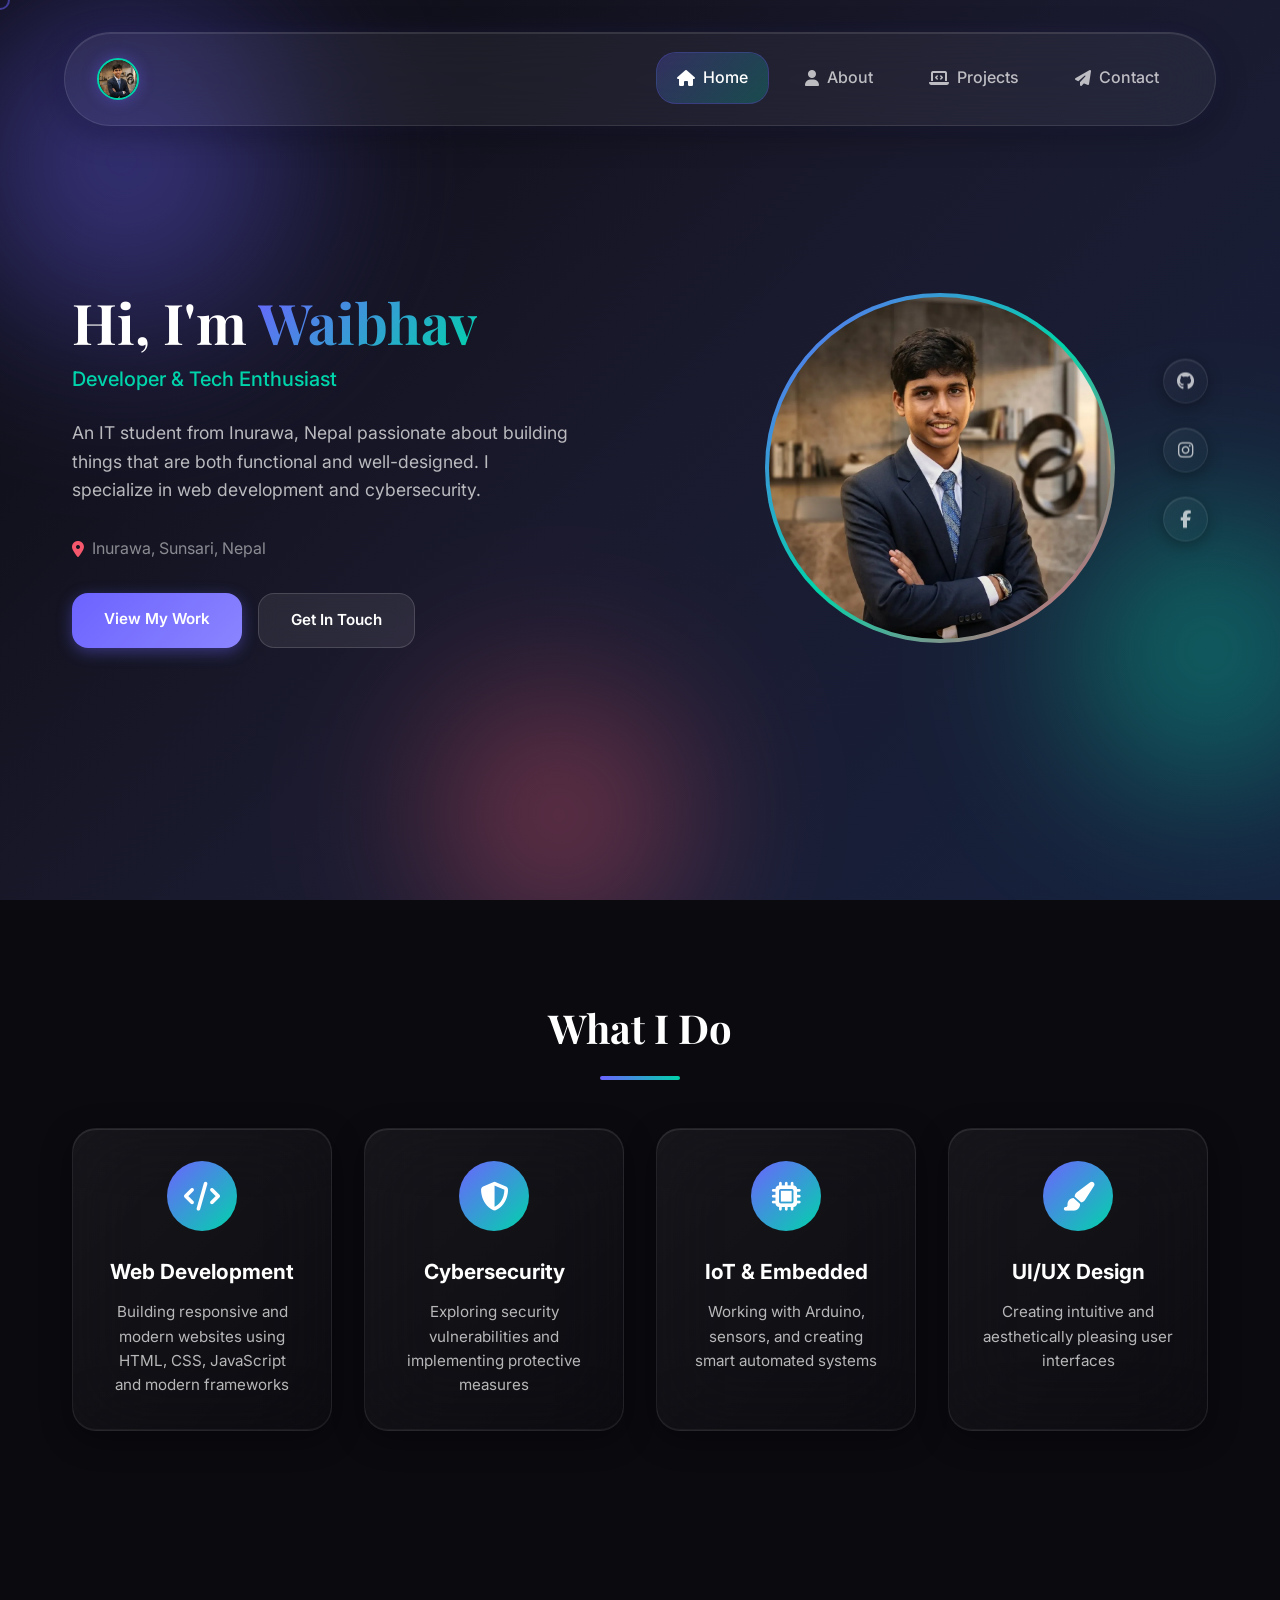
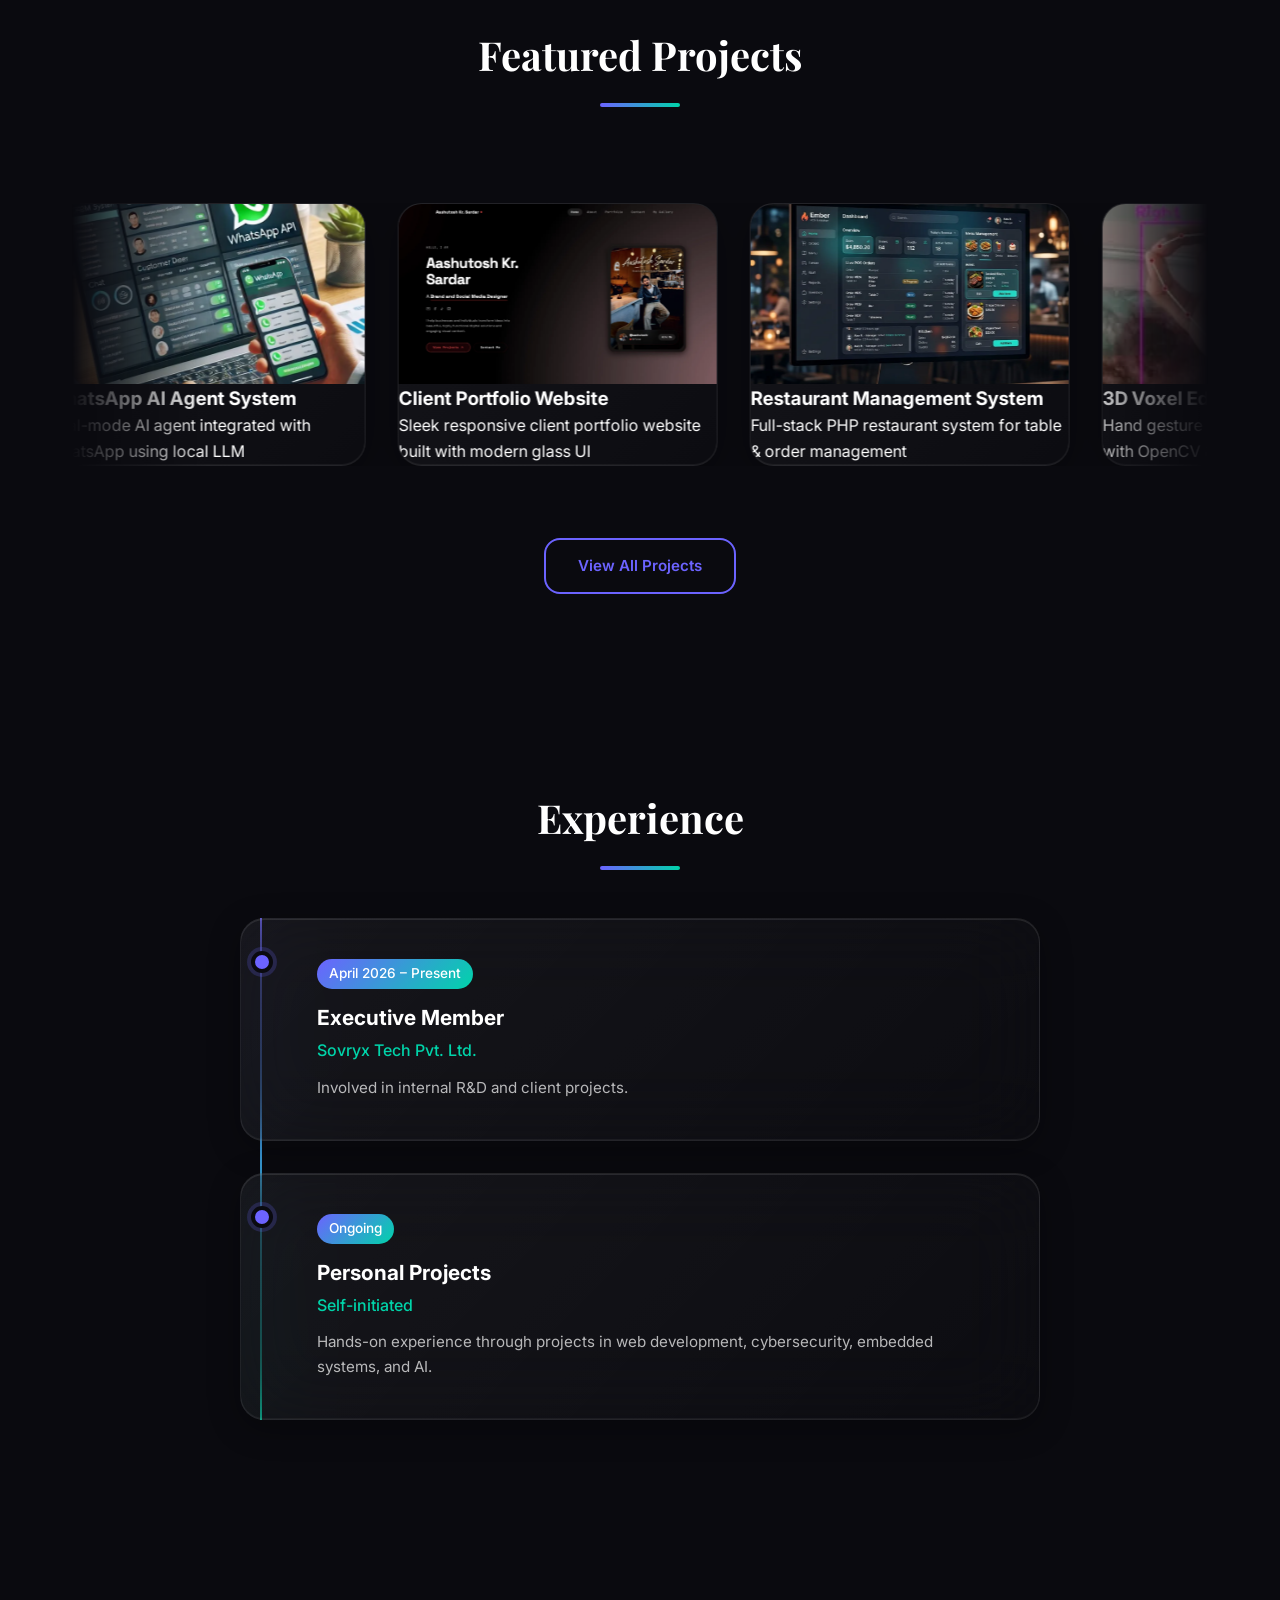
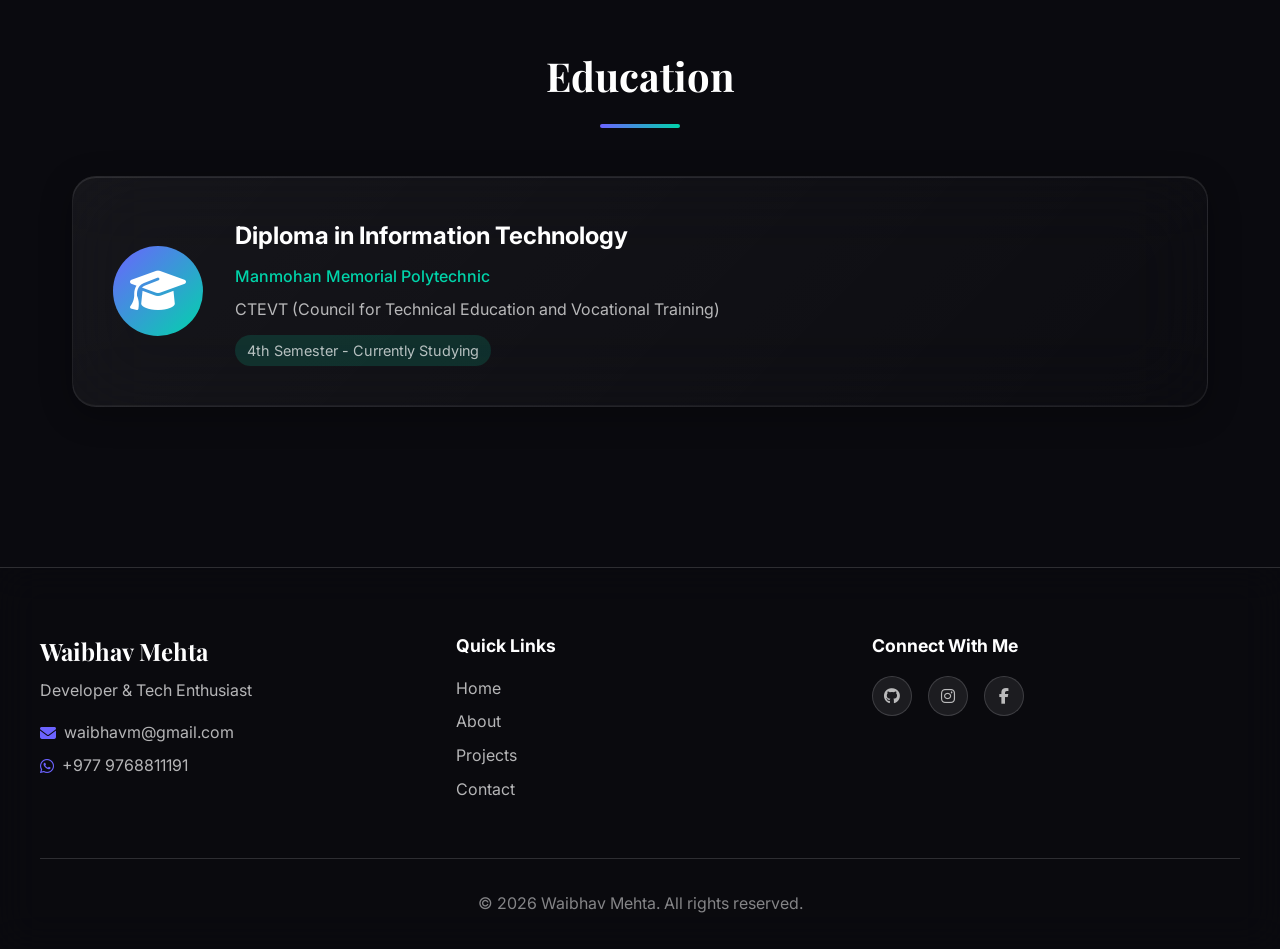
<file: index.html>
<!DOCTYPE html>
<html lang="en">

<head>
    <meta charset="UTF-8">
    <meta name="viewport" content="width=device-width, initial-scale=1.0, maximum-scale=5.0">
    <meta name="theme-color" content="#0a0a0f">
    <meta name="description"
        content="Waibhav Mehta - IT Student, Web Developer & Cybersecurity Enthusiast from Nepal. Specializing in web development, IoT, and embedded systems.">
    <meta name="keywords"
        content="Waibhav Mehta, Portfolio, Web Developer, Cybersecurity, IoT, Nepal, IT Student, CTEVT">
    <meta name="author" content="Waibhav Mehta">

    <!-- Canonical URL -->
    <link rel="canonical" href="https://waibhavmehta.com.np/index.html">

    <!-- Open Graph / Facebook -->
    <meta property="og:type" content="website">
    <meta property="og:url" content="https://waibhavmehta.com.np/index.html">
    <meta property="og:title" content="Waibhav Mehta - Portfolio">
    <meta property="og:description"
        content="IT Student passionate about web development, cybersecurity, and IoT systems.">
    <meta property="og:image" content="https://waibhavmehta.com.np/images/Waibhav.png">

    <!-- Twitter Card -->
    <meta name="twitter:card" content="summary_large_image">
    <meta name="twitter:title" content="Waibhav Mehta - Portfolio">
    <meta name="twitter:description"
        content="IT Student passionate about web development, cybersecurity, and IoT systems.">
    <meta name="twitter:image" content="https://waibhavmehta.com.np/images/Waibhav.png">

    <!-- Favicon & Icons -->
    <link rel="icon" type="image/png" href="images/favicon.png">
    <link rel="apple-touch-icon" href="images/apple-touch-icon.png">

    <title>Waibhav Mehta | Web Developer & Tech Enthusiast</title>

    <!-- JSON-LD Structured Data -->
    <script type="application/ld+json">
    {
      "@context": "https://schema.org",
      "@type": "Person",
      "name": "Waibhav Mehta",
      "alternateName": "Waibhav",
      "jobTitle": "IT Student & Web Developer",
      "url": "https://waibhavmehta.com.np",
      "image": "https://waibhavmehta.com.np/images/Waibhav.png",
      "sameAs": [
        "https://github.com/Wearing-wind",
        "https://x.com/Wearingwind",    
        "https://www.instagram.com/waibhav_mehta/",
        "https://www.facebook.com/Waibhav.mehta.35"
      ],
      "description": "Waibhav Mehta - IT Student, Web Developer & Cybersecurity Enthusiast from Nepal. Specializing in web development, IoT, and embedded systems."
    }
    </script>

    <link rel="stylesheet" href="styles.css">
    <link rel="preconnect" href="https://fonts.googleapis.com">
    <link rel="preconnect" href="https://fonts.gstatic.com" crossorigin>
    <link
        href="https://fonts.googleapis.com/css2?family=Inter:wght@300;400;500;600;700&family=Playfair+Display:wght@400;500;600;700&display=swap"
        rel="stylesheet">
    <link rel="stylesheet" href="https://cdnjs.cloudflare.com/ajax/libs/font-awesome/6.4.0/css/all.min.css" media="print" onload="this.media='all'">
    <noscript><link rel="stylesheet" href="https://cdnjs.cloudflare.com/ajax/libs/font-awesome/6.4.0/css/all.min.css"></noscript>
    <!-- Google tag (gtag.js) -->
    <script async src="https://www.googletagmanager.com/gtag/js?id=G-L75E4KW1ZB"></script>
    <script>
      window.dataLayer = window.dataLayer || [];
      function gtag(){dataLayer.push(arguments);}
      gtag('js', new Date());

      gtag('config', 'G-L75E4KW1ZB');
    </script>
</head>

<body>
    <!-- Animated Background -->
    <div class="bg-animation">
        <div class="blob blob-1"></div>
        <div class="blob blob-2"></div>
        <div class="blob blob-3"></div>
    </div>

    <!-- Mobile Floating Avatar Button -->
    <div class="mobile-floating-header">
        <a href="index.html" class="mobile-logo" aria-label="Home">
            <img src="images/Waibhav.webp" alt="Waibhav Mehta" class="logo-avatar" width="40" height="40">
        </a>
    </div>

    <!-- Navigation -->
    <nav class="navbar">
        <div class="nav-container">
            <a href="index.html" class="nav-logo desktop-only" aria-label="Waibhav Mehta">
                <img src="images/Waibhav.webp" alt="Waibhav Mehta" class="logo-avatar" width="40" height="40">
            </a>
            <ul class="nav-menu">
                <li class="nav-item">
                    <a href="index.html" class="nav-link active">
                        <i class="fas fa-house nav-icon"></i>
                        <span class="nav-text">Home</span>
                    </a>
                </li>
                <li class="nav-item">
                    <a href="about.html" class="nav-link">
                        <i class="fas fa-user nav-icon"></i>
                        <span class="nav-text">About</span>
                    </a>
                </li>
                <li class="nav-item">
                    <a href="projects.html" class="nav-link">
                        <i class="fas fa-laptop-code nav-icon"></i>
                        <span class="nav-text">Projects</span>
                    </a>
                </li>
                <li class="nav-item">
                    <a href="contact.html" class="nav-link">
                        <i class="fas fa-paper-plane nav-icon"></i>
                        <span class="nav-text">Contact</span>
                    </a>
                </li>
            </ul>
        </div>
    </nav>

    <!-- Hero Section -->
    <section class="hero">
        <div class="hero-content">
            <div class="hero-text">
                <h1 class="hero-title">
                    Hi, I'm <span class="highlight">Waibhav</span>
                </h1>
                <p class="hero-subtitle">Developer & Tech Enthusiast</p>
                <p class="hero-description">
                    An IT student from Inurawa, Nepal passionate about building things that are both functional and
                    well-designed.
                    I specialize in web development and cybersecurity.
                </p>
                <div class="hero-location">
                    <i class="fas fa-map-marker-alt"></i>
                    <span>Inurawa, Sunsari, Nepal</span>
                </div>
                <div class="hero-buttons">
                    <a href="projects.html" class="btn btn-primary">View My Work</a>
                    <a href="contact.html" class="btn btn-secondary">Get In Touch</a>
                </div>
            </div>
            <div class="hero-image">
                <div class="profile-frame">
                    <div class="profile-img">
                        <img src="images/Waibhav.webp" alt="Waibhav Mehta" width="1024" height="1024" fetchpriority="high">
                    </div>
                </div>
            </div>
        </div>

        <!-- Social Links -->
        <div class="social-links">
            <a href="https://github.com/Wearing-wind" target="_blank" rel="noopener" class="social-link"
                aria-label="GitHub Profile">
                <i class="fab fa-github"></i>
            </a>
            <a href="https://www.instagram.com/waibhav_mehta/" target="_blank" rel="noopener" class="social-link"
                aria-label="Instagram Profile">
                <i class="fab fa-instagram"></i>
            </a>
            <a href="https://www.facebook.com/Waibhav.mehta.35" target="_blank" rel="noopener" class="social-link"
                aria-label="Facebook Profile">
                <i class="fab fa-facebook-f"></i>
            </a>
        </div>
    </section>

    <!-- Skills Preview Section -->
    <section class="skills-preview">
        <h2 class="section-title">What I Do</h2>
        <div class="skills-grid">
            <div class="skill-card glass-card">
                <div class="skill-icon">
                    <i class="fas fa-code"></i>
                </div>
                <h3>Web Development</h3>
                <p>Building responsive and modern websites using HTML, CSS, JavaScript and modern frameworks</p>
            </div>
            <div class="skill-card glass-card">
                <div class="skill-icon">
                    <i class="fas fa-shield-alt"></i>
                </div>
                <h3>Cybersecurity</h3>
                <p>Exploring security vulnerabilities and implementing protective measures</p>
            </div>
            <div class="skill-card glass-card">
                <div class="skill-icon">
                    <i class="fas fa-microchip"></i>
                </div>
                <h3>IoT & Embedded</h3>
                <p>Working with Arduino, sensors, and creating smart automated systems</p>
            </div>
            <div class="skill-card glass-card">
                <div class="skill-icon">
                    <i class="fas fa-paint-brush"></i>
                </div>
                <h3>UI/UX Design</h3>
                <p>Creating intuitive and aesthetically pleasing user interfaces</p>
            </div>
        </div>
    </section>

    <!-- Featured Projects Preview -->
    <section class="projects-section">
        <h2 class="section-title">Featured Projects</h2>

        <div class="marquee-stage">
            <div class="marquee-track" id="marqueeTrack">
                <div class="marquee-slide">
                    <!-- Card 1 -->
                    <div class="project-card glass-card" onclick="window.location.href='projects.html#wifi-agent'">
                        <div class="project-image">
                            <img src="images/Whatsapp AI agent.webp" alt="WhatsApp AI Agent System"
                                class="marquee-direct-img" width="736" height="736" loading="lazy" decoding="async">
                        </div>
                        <div class="project-info">
                            <h3>WhatsApp AI Agent System</h3>
                            <p>Dual-mode AI agent integrated with WhatsApp using local LLM</p>
                        </div>
                    </div>
                    <!-- Card 2 -->
                    <div class="project-card glass-card"
                        onclick="window.location.href='projects.html#client-portfolio'">
                        <div class="project-image">
                            <img src="images/client_portfolio.webp" alt="Client Portfolio Website"
                                class="marquee-direct-img" width="1912" height="887" loading="lazy" decoding="async">
                        </div>
                        <div class="project-info">
                            <h3>Client Portfolio Website</h3>
                            <p>Sleek responsive client portfolio website built with modern glass UI</p>
                        </div>
                    </div>
                    <!-- Card 3 -->
                    <div class="project-card glass-card" onclick="window.location.href='projects.html#rms-system'">
                        <div class="project-image">
                            <img src="images/rms_system.webp" alt="Restaurant Management System"
                                class="marquee-direct-img" width="1024" height="1024" loading="lazy" decoding="async">
                        </div>
                        <div class="project-info">
                            <h3>Restaurant Management System</h3>
                            <p>Full-stack PHP restaurant system for table & order management</p>
                        </div>
                    </div>
                    <!-- Card 4 -->
                    <div class="project-card glass-card" onclick="window.location.href='projects.html#gesture-editor'">
                        <div class="project-image">
                            <img src="images/Py Voxel editor.webp" alt="Gesture 3D Voxel Editor"
                                class="marquee-direct-img" width="236" height="212" loading="lazy" decoding="async">
                        </div>
                        <div class="project-info">
                            <h3>3D Voxel Editor</h3>
                            <p>Hand gesture controlled 3D voxel editor with OpenCV & MediaPipe</p>
                        </div>
                    </div>
                    <!-- Card 5 -->
                    <div class="project-card glass-card" onclick="window.location.href='projects.html#iot-security'">
                        <div class="project-image">
                            <img src="images/smart door.webp" alt="Smart Door Security System"
                                class="marquee-direct-img" width="736" height="1104" loading="lazy" decoding="async">
                        </div>
                        <div class="project-info">
                            <h3>Smart Door Security System</h3>
                            <p>IoT multi-factor door lock with face & fingerprint verification</p>
                        </div>
                    </div>
                </div>
                <!-- Duplicate set for seamless infinite loop -->
                <div class="marquee-slide" aria-hidden="true">
                    <div class="project-card glass-card" onclick="window.location.href='projects.html#wifi-agent'">
                        <div class="project-image">
                            <img src="images/Whatsapp AI agent.webp" alt="WhatsApp AI Agent System"
                                class="marquee-direct-img" width="736" height="736" loading="lazy" decoding="async">
                        </div>
                        <div class="project-info">
                            <h3>WhatsApp AI Agent System</h3>
                            <p>Dual-mode AI agent integrated with WhatsApp using local LLM</p>
                        </div>
                    </div>
                    <div class="project-card glass-card"
                        onclick="window.location.href='projects.html#client-portfolio'">
                        <div class="project-image">
                            <img src="images/client_portfolio.webp" alt="Client Portfolio Website"
                                class="marquee-direct-img" width="1912" height="887" loading="lazy" decoding="async">
                        </div>
                        <div class="project-info">
                            <h3>Client Portfolio Website</h3>
                            <p>Sleek responsive client portfolio website built with modern glass UI</p>
                        </div>
                    </div>
                    <div class="project-card glass-card" onclick="window.location.href='projects.html#rms-system'">
                        <div class="project-image">
                            <img src="images/rms_system.webp" alt="Restaurant Management System"
                                class="marquee-direct-img" width="1024" height="1024" loading="lazy" decoding="async">
                        </div>
                        <div class="project-info">
                            <h3>Restaurant Management System</h3>
                            <p>Full-stack PHP restaurant system for table & order management</p>
                        </div>
                    </div>
                    <div class="project-card glass-card" onclick="window.location.href='projects.html#gesture-editor'">
                        <div class="project-image">
                            <img src="images/Py Voxel editor.webp" alt="Gesture 3D Voxel Editor"
                                class="marquee-direct-img" width="236" height="212" loading="lazy" decoding="async">
                        </div>
                        <div class="project-info">
                            <h3>3D Voxel Editor</h3>
                            <p>Hand gesture controlled 3D voxel editor with OpenCV & MediaPipe</p>
                        </div>
                    </div>
                    <div class="project-card glass-card" onclick="window.location.href='projects.html#iot-security'">
                        <div class="project-image">
                            <img src="images/smart door.webp" alt="Smart Door Security System"
                                class="marquee-direct-img" width="736" height="1104" loading="lazy" decoding="async">
                        </div>
                        <div class="project-info">
                            <h3>Smart Door Security System</h3>
                            <p>IoT multi-factor door lock with face & fingerprint verification</p>
                        </div>
                    </div>
                </div>
            </div>
        </div>

        <div class="view-all">
            <a href="projects.html" class="btn btn-outline">View All Projects</a>
        </div>
    </section>

    <!-- Experience Section -->
    <section class="experience-section">
        <h2 class="section-title">Experience</h2>
        <div class="experience-timeline">
            <div class="timeline-item glass-card">
                <div class="timeline-marker"></div>
                <div class="timeline-content">
                    <span class="timeline-date">April 2026 – Present</span>
                    <h3>Executive Member</h3>
                    <h4>Sovryx Tech Pvt. Ltd.</h4>
                    <p>Involved in internal R&D and client projects.</p>
                </div>
            </div>
            <div class="timeline-item glass-card">
                <div class="timeline-marker"></div>
                <div class="timeline-content">
                    <span class="timeline-date">Ongoing</span>
                    <h3>Personal Projects</h3>
                    <h4>Self-initiated</h4>
                    <p>Hands-on experience through projects in web development, cybersecurity, embedded systems, and AI.
                    </p>
                </div>
            </div>
        </div>
    </section>

    <!-- Education Section -->
    <section class="education-section">
        <h2 class="section-title">Education</h2>
        <div class="education-card glass-card">
            <div class="education-icon">
                <i class="fas fa-graduation-cap"></i>
            </div>
            <div class="education-content">
                <h3>Diploma in Information Technology</h3>
                <h4><a href="https://mmp.edu.np/" target="_blank" rel="noopener">Manmohan Memorial Polytechnic</a></h4>
                <p>CTEVT (Council for Technical Education and Vocational Training)</p>
                <p class="education-status">4th Semester - Currently Studying</p>
            </div>
        </div>
    </section>

    <!-- Footer -->
    <footer class="footer">
        <div class="footer-content">
            <div class="footer-info">
                <h3>Waibhav Mehta</h3>
                <p>Developer & Tech Enthusiast</p>
                <div class="footer-contact">
                    <p><a href="mailto:waibhavm@gmail.com"><i class="fas fa-envelope"></i> waibhavm@gmail.com</a></p>
                    <p><a href="https://wa.me/9779768811191" target="_blank" rel="noopener"><i
                                class="fab fa-whatsapp"></i> +977 9768811191</a></p>
                </div>
            </div>
            <div class="footer-links">
                <h4>Quick Links</h4>
                <ul>
                    <li><a href="index.html">Home</a></li>
                    <li><a href="about.html">About</a></li>
                    <li><a href="projects.html">Projects</a></li>
                    <li><a href="contact.html">Contact</a></li>
                </ul>
            </div>
            <div class="footer-social">
                <h4>Connect With Me</h4>
                <div class="social-icons">
                    <a href="https://github.com/Wearing-wind" target="_blank" rel="noopener" aria-label="GitHub Profile"><i
                            class="fab fa-github"></i></a>
                    <a href="https://www.instagram.com/waibhav_mehta/" target="_blank" rel="noopener" aria-label="Instagram Profile"><i
                            class="fab fa-instagram"></i></a>
                    <a href="https://www.facebook.com/Waibhav.mehta.35" target="_blank" rel="noopener" aria-label="Facebook Profile"><i
                            class="fab fa-facebook-f"></i></a>
                </div>
            </div>
        </div>
        <div class="footer-bottom">
            <p>&copy; 2026 Waibhav Mehta. All rights reserved.</p>
        </div>
    </footer>

    <script src="script.js" defer></script>
</body>

</html>
</file>
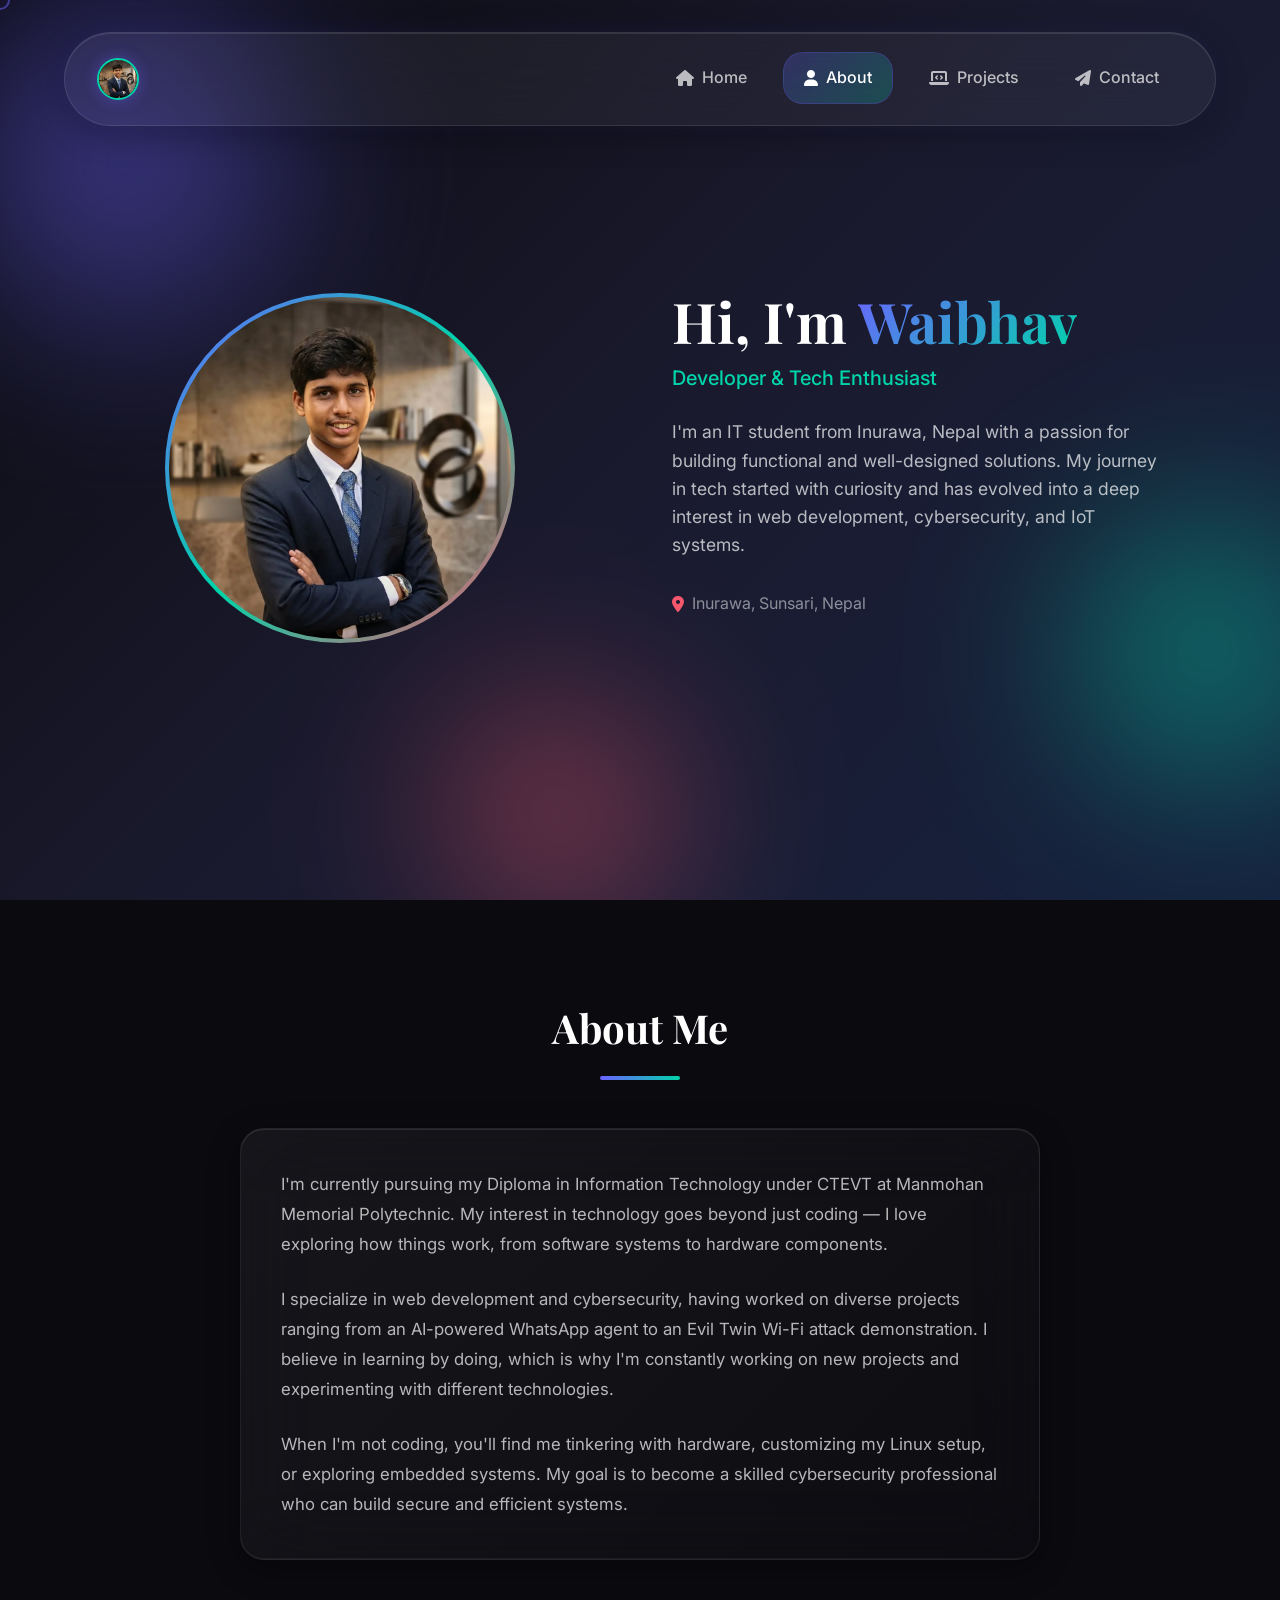
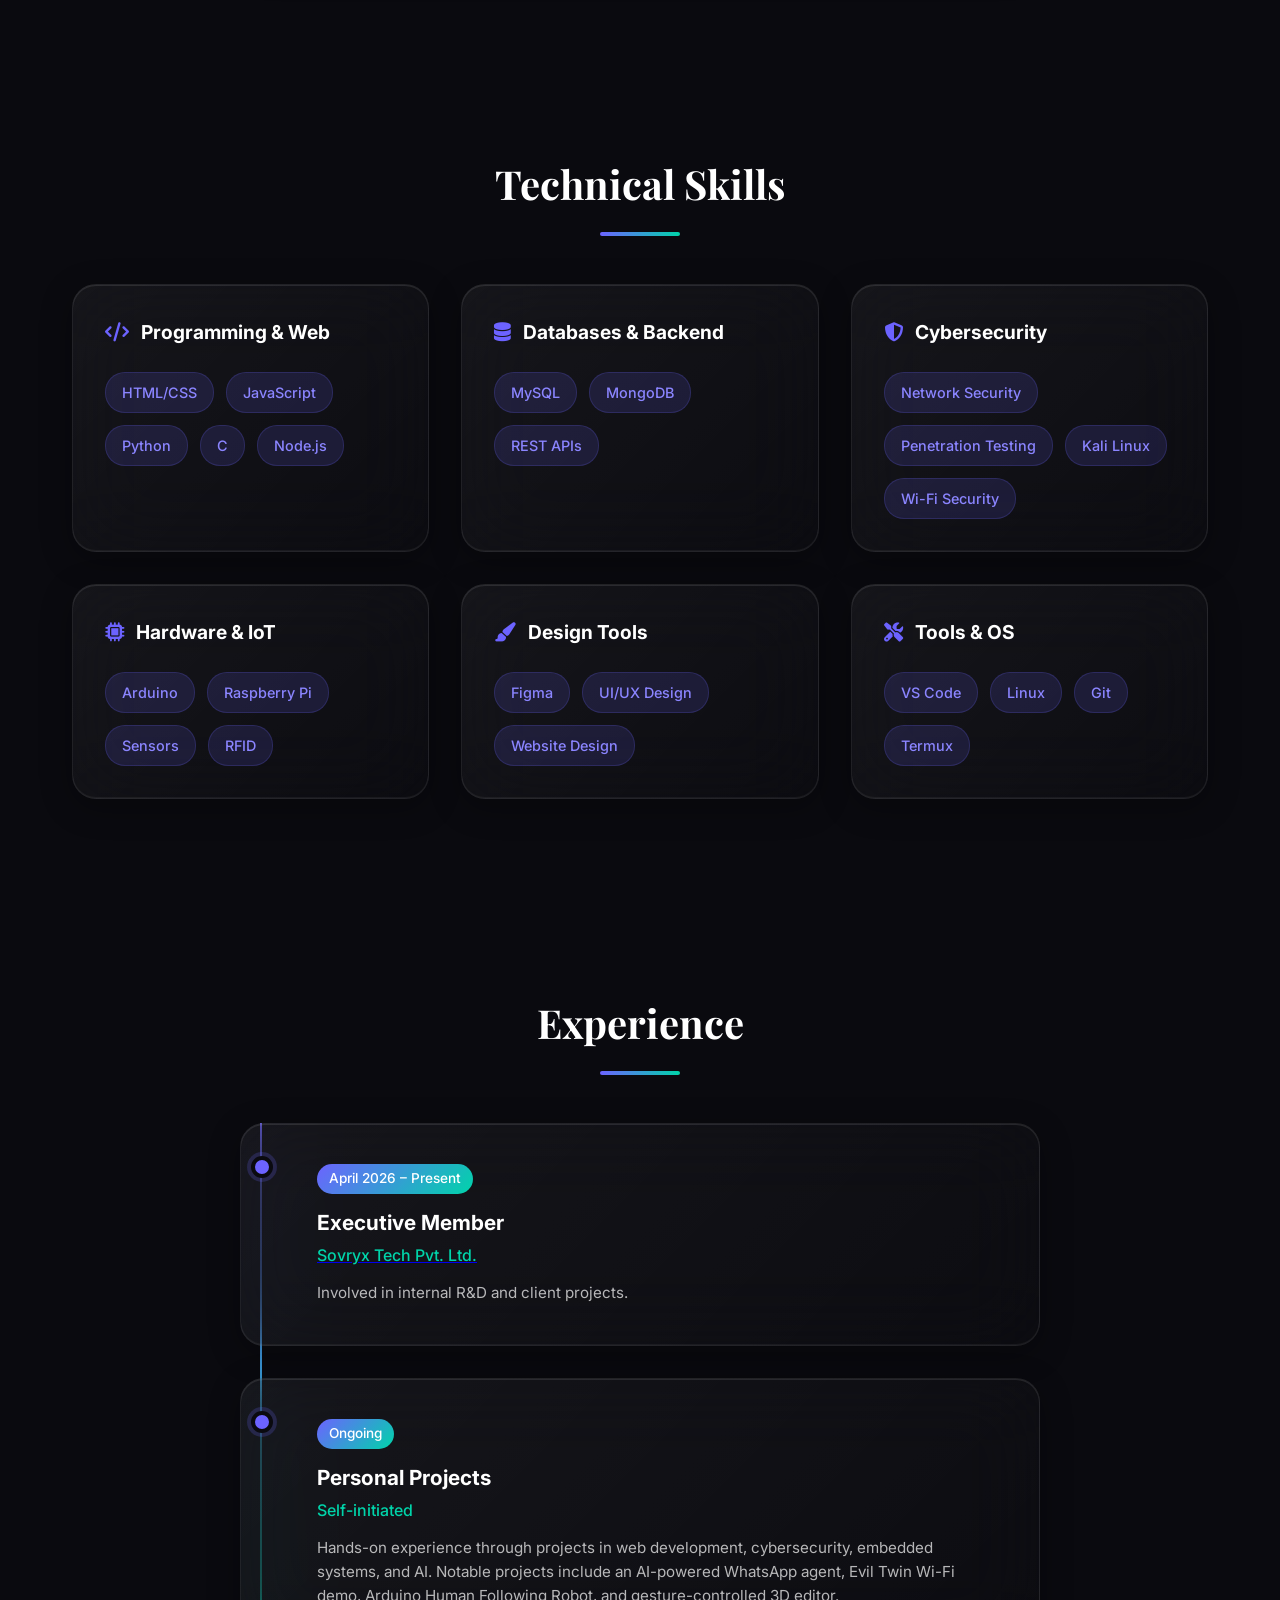
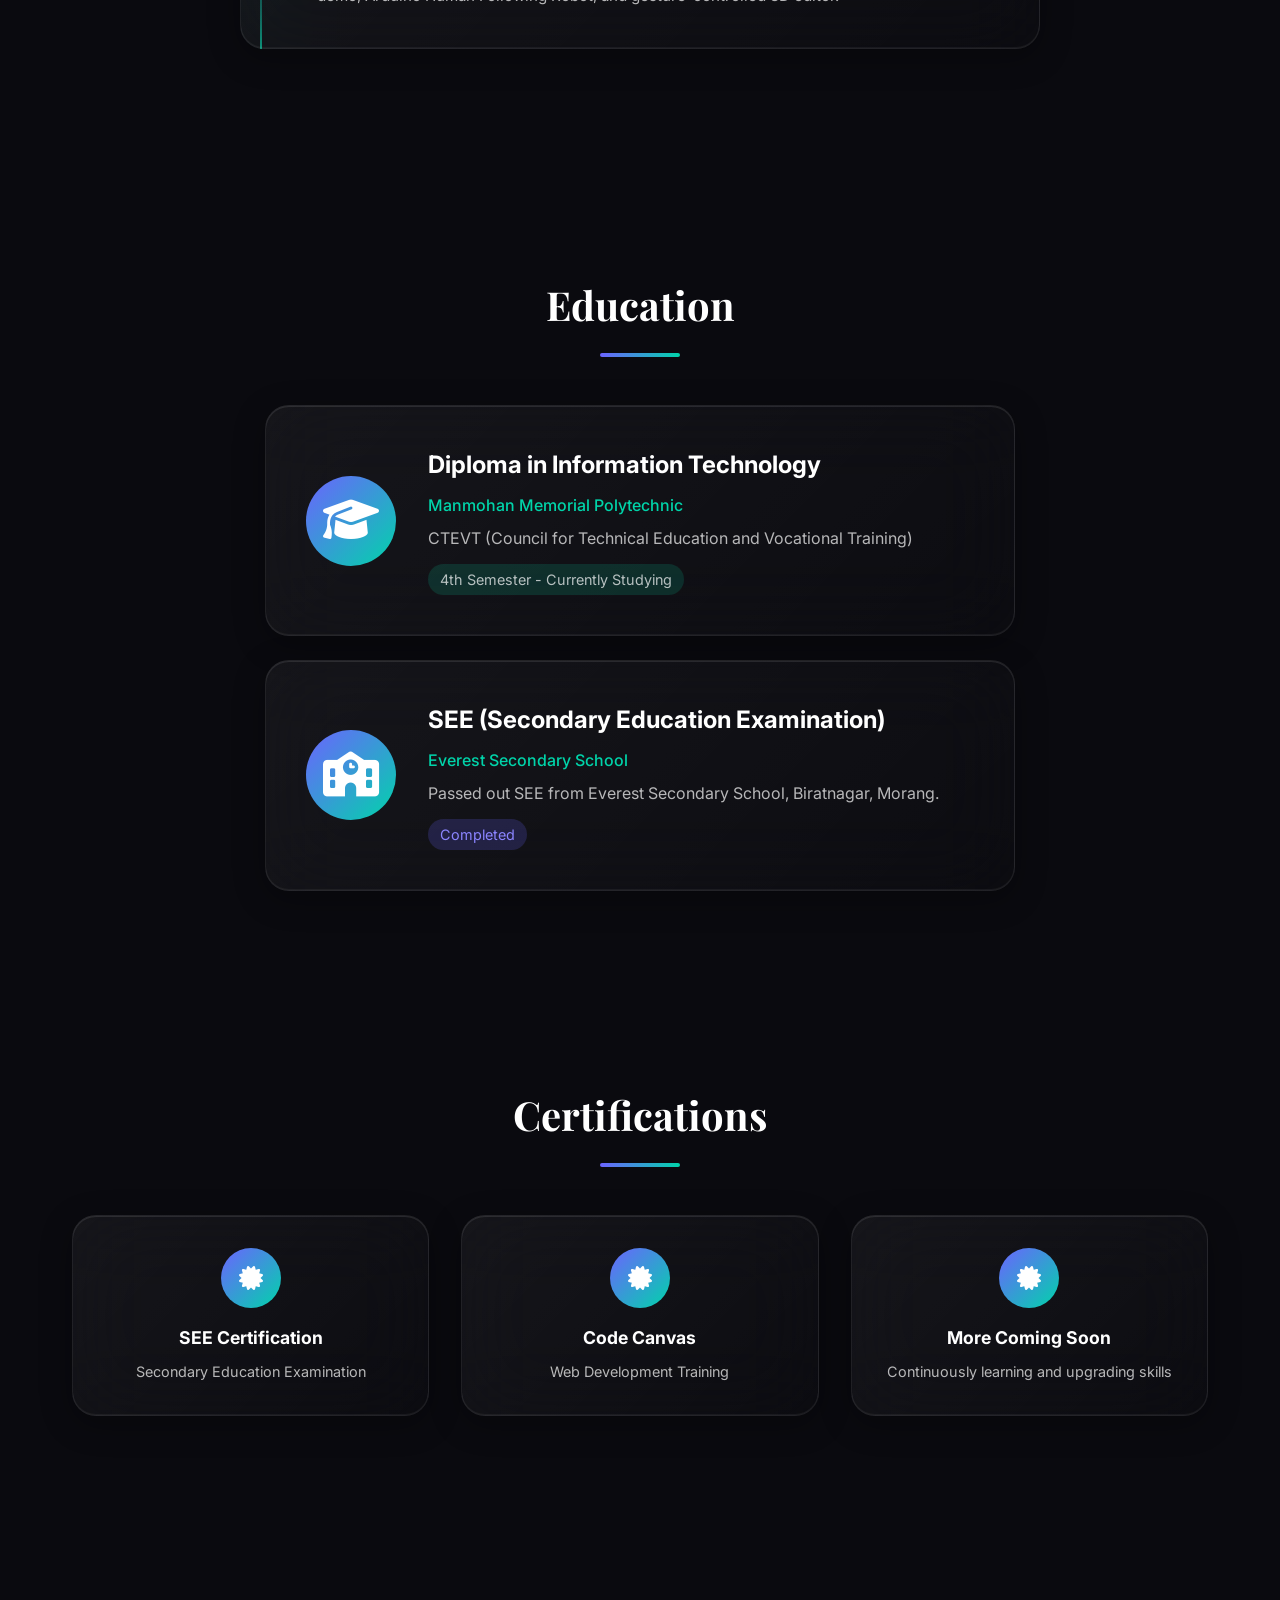
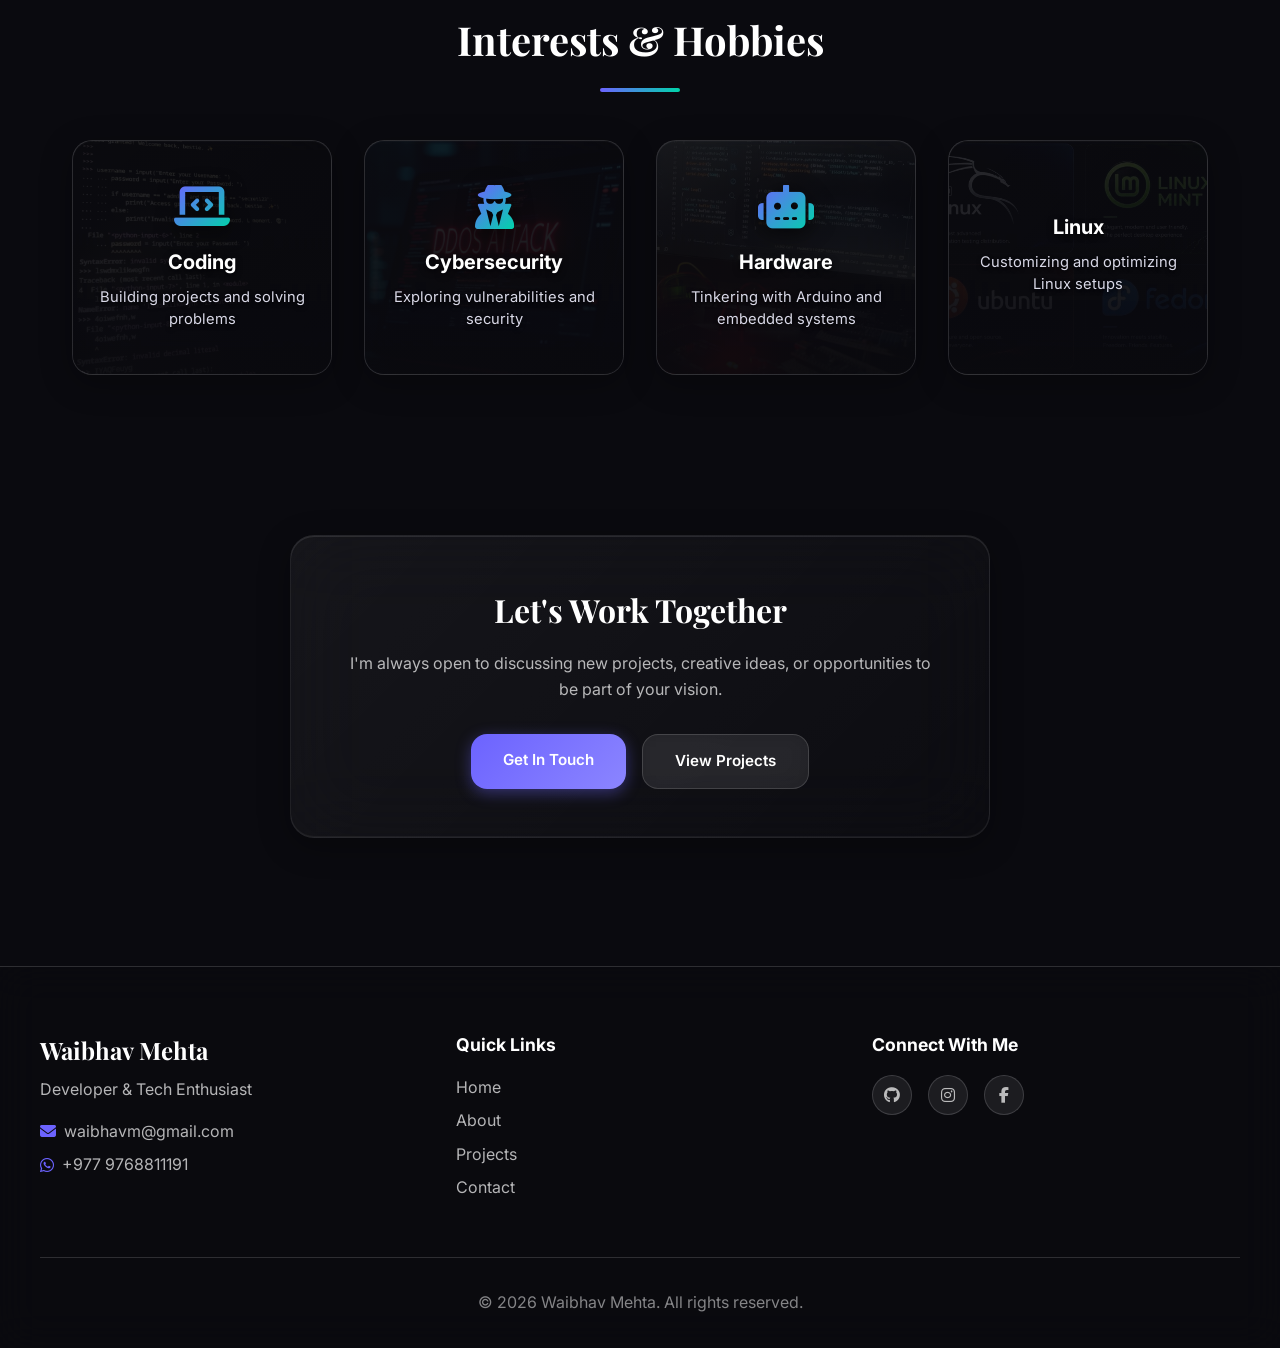
<file: about.html>
<!DOCTYPE html>
<html lang="en">
<head>
    <meta charset="UTF-8">
    <meta name="viewport" content="width=device-width, initial-scale=1.0, maximum-scale=5.0">
    <meta name="theme-color" content="#0a0a0f">
    <meta name="description" content="Learn more about Waibhav Mehta - IT student, Web Developer, and cybersecurity enthusiast from Nepal.">
    <meta name="keywords" content="Waibhav Mehta, About, Developer, Cybersecurity, Nepal, IT Student">
    <meta name="author" content="Waibhav Mehta">
    
    <!-- Canonical URL -->
    <link rel="canonical" href="https://waibhavmehta.com.np/about.html">
    
    <!-- Open Graph / Facebook -->
    <meta property="og:type" content="website">
    <meta property="og:url" content="https://waibhavmehta.com.np/about.html">
    <meta property="og:title" content="About - Waibhav Mehta">
    <meta property="og:description" content="IT Student passionate about web development, cybersecurity, and IoT systems.">
    <meta property="og:image" content="https://waibhavmehta.com.np/images/Waibhav.webp">
    
    <!-- Twitter Card -->
    <meta name="twitter:card" content="summary_large_image">
    <meta name="twitter:title" content="About - Waibhav Mehta">
    <meta name="twitter:description" content="IT Student passionate about web development, cybersecurity, and IoT systems.">
    <meta name="twitter:image" content="https://waibhavmehta.com.np/images/Waibhav.webp">
    
    <!-- Favicon & Icons -->
    <link rel="icon" type="image/png" href="images/favicon.png">
    <link rel="apple-touch-icon" href="images/apple-touch-icon.png">
    
    <title>About Waibhav Mehta | Web Developer & IT Student</title>
    <link rel="stylesheet" href="styles.css">
    <link rel="preconnect" href="https://fonts.googleapis.com">
    <link rel="preconnect" href="https://fonts.gstatic.com" crossorigin>
    <link href="https://fonts.googleapis.com/css2?family=Inter:wght@300;400;500;600;700&family=Playfair+Display:wght@400;500;600;700&display=swap" rel="stylesheet">
    <link rel="stylesheet" href="https://cdnjs.cloudflare.com/ajax/libs/font-awesome/6.4.0/css/all.min.css" media="print" onload="this.media='all'">
    <noscript><link rel="stylesheet" href="https://cdnjs.cloudflare.com/ajax/libs/font-awesome/6.4.0/css/all.min.css"></noscript>
    <!-- Google tag (gtag.js) -->
    <script async src="https://www.googletagmanager.com/gtag/js?id=G-L75E4KW1ZB"></script>
    <script>
      window.dataLayer = window.dataLayer || [];
      function gtag(){dataLayer.push(arguments);}
      gtag('js', new Date());

      gtag('config', 'G-L75E4KW1ZB');
    </script>
</head>
<body>
    <!-- Animated Background -->
    <div class="bg-animation">
        <div class="blob blob-1"></div>
        <div class="blob blob-2"></div>
        <div class="blob blob-3"></div>
    </div>

    <!-- Mobile Floating Avatar Button -->
    <div class="mobile-floating-header">
        <a href="index.html" class="mobile-logo" aria-label="Home">
            <img src="images/Waibhav.webp" alt="Waibhav Mehta" class="logo-avatar" width="40" height="40">
        </a>
    </div>

    <!-- Navigation -->
    <nav class="navbar">
        <div class="nav-container">
            <a href="index.html" class="nav-logo desktop-only" aria-label="Waibhav Mehta">
                <img src="images/Waibhav.webp" alt="Waibhav Mehta" class="logo-avatar" width="40" height="40">
            </a>
            <ul class="nav-menu">
                <li class="nav-item">
                    <a href="index.html" class="nav-link">
                        <i class="fas fa-house nav-icon"></i>
                        <span class="nav-text">Home</span>
                    </a>
                </li>
                <li class="nav-item">
                    <a href="about.html" class="nav-link active">
                        <i class="fas fa-user nav-icon"></i>
                        <span class="nav-text">About</span>
                    </a>
                </li>
                <li class="nav-item">
                    <a href="projects.html" class="nav-link">
                        <i class="fas fa-laptop-code nav-icon"></i>
                        <span class="nav-text">Projects</span>
                    </a>
                </li>
                <li class="nav-item">
                    <a href="contact.html" class="nav-link">
                        <i class="fas fa-paper-plane nav-icon"></i>
                        <span class="nav-text">Contact</span>
                    </a>
                </li>
            </ul>
        </div>
    </nav>

    <!-- Hero Section -->
    <section class="hero about-hero">
        <div class="hero-content">
            <div class="hero-image">
                <div class="profile-frame">
                    <div class="profile-img">
                        <img src="images/Waibhav.webp" alt="Waibhav Mehta" width="1024" height="1024" fetchpriority="high">
                    </div>
                </div>
            </div>
            <div class="hero-text">
                <h1 class="hero-title">
                    Hi, I'm <span class="highlight">Waibhav</span>
                </h1>
                <p class="hero-subtitle">Developer & Tech Enthusiast</p>
                <p class="hero-description">
                    I'm an IT student from Inurawa, Nepal with a passion for building functional and well-designed solutions. 
                    My journey in tech started with curiosity and has evolved into a deep interest in web development, cybersecurity, and IoT systems.
                </p>
                <div class="hero-location">
                    <i class="fas fa-map-marker-alt"></i>
                    <span>Inurawa, Sunsari, Nepal</span>
                </div>
            </div>
        </div>
    </section>

    <!-- About Bio Section -->
    <section class="about-bio">
        <h2 class="section-title">About Me</h2>
        <div class="about-content">
            <div class="bio-card glass-card">
                <p>
                    I'm currently pursuing my Diploma in Information Technology under CTEVT at Manmohan Memorial Polytechnic. 
                    My interest in technology goes beyond just coding — I love exploring how things work, from software systems 
                    to hardware components.
                </p>
                <p>
                    I specialize in web development and cybersecurity, having worked on diverse projects ranging from an 
                    AI-powered WhatsApp agent to an Evil Twin Wi-Fi attack demonstration. I believe in learning by doing, 
                    which is why I'm constantly working on new projects and experimenting with different technologies.
                </p>
                <p>
                    When I'm not coding, you'll find me tinkering with hardware, customizing my Linux setup, or exploring 
                    embedded systems. My goal is to become a skilled cybersecurity professional who can build secure and 
                    efficient systems.
                </p>
            </div>
        </div>
    </section>

    <!-- Skills Section -->
    <section class="skills-section">
        <h2 class="section-title">Technical Skills</h2>
        <div class="skills-container">
            <div class="skill-category glass-card">
                <h3><i class="fas fa-code"></i> Programming & Web</h3>
                <div class="skill-tags">
                    <span class="skill-tag">HTML/CSS</span>
                    <span class="skill-tag">JavaScript</span>
                    <span class="skill-tag">Python</span>
                    <span class="skill-tag">C</span>
                    <span class="skill-tag">Node.js</span>
                </div>
            </div>
            <div class="skill-category glass-card">
                <h3><i class="fas fa-database"></i> Databases & Backend</h3>
                <div class="skill-tags">
                    <span class="skill-tag">MySQL</span>
                    <span class="skill-tag">MongoDB</span>
                    <span class="skill-tag">REST APIs</span>
                </div>
            </div>
            <div class="skill-category glass-card">
                <h3><i class="fas fa-shield-alt"></i> Cybersecurity</h3>
                <div class="skill-tags">
                    <span class="skill-tag">Network Security</span>
                    <span class="skill-tag">Penetration Testing</span>
                    <span class="skill-tag">Kali Linux</span>
                    <span class="skill-tag">Wi-Fi Security</span>
                </div>
            </div>
            <div class="skill-category glass-card">
                <h3><i class="fas fa-microchip"></i> Hardware & IoT</h3>
                <div class="skill-tags">
                    <span class="skill-tag">Arduino</span>
                    <span class="skill-tag">Raspberry Pi</span>
                    <span class="skill-tag">Sensors</span>
                    <span class="skill-tag">RFID</span>
                </div>
            </div>
            <div class="skill-category glass-card">
                <h3><i class="fas fa-paint-brush"></i> Design Tools</h3>
                <div class="skill-tags">
                    <span class="skill-tag">Figma</span>
                    <span class="skill-tag">UI/UX Design</span>
                    <span class="skill-tag">Website Design</span>
                </div>
            </div>
            <div class="skill-category glass-card">
                <h3><i class="fas fa-tools"></i> Tools & OS</h3>
                <div class="skill-tags">
                    <span class="skill-tag">VS Code</span>
                    <span class="skill-tag">Linux</span>
                    <span class="skill-tag">Git</span>
                    <span class="skill-tag">Termux</span>
                </div>
            </div>
        </div>
    </section>

    <!-- Experience Section -->
    <section class="experience-section">
        <h2 class="section-title">Experience</h2>
        <div class="experience-timeline">
            <div class="timeline-item glass-card">
                <div class="timeline-marker"></div>
                <div class="timeline-content">
                    <span class="timeline-date">April 2026 – Present</span>
                    <h3>Executive Member</h3>
                    <a href="https://sovryxtech.com.np/" target="_blank" rel="noopener noreferrer">
                        <h4>Sovryx Tech Pvt. Ltd.</h4>
                    </a>
                    <p>Involved in internal R&D and client projects.</p>
                </div>
            </div>
            <div class="timeline-item glass-card">
                <div class="timeline-marker"></div>
                <div class="timeline-content">
                    <span class="timeline-date">Ongoing</span>
                    <h3>Personal Projects</h3>
                    <h4>Self-initiated</h4>
                    <p>Hands-on experience through projects in web development, cybersecurity, embedded 
                    systems, and AI. Notable projects include an AI-powered WhatsApp agent, Evil Twin 
                    Wi-Fi demo, Arduino Human Following Robot, and gesture-controlled 3D editor.</p>
                </div>
            </div>
        </div>
    </section>

    <!-- Education Section -->
    <section class="education-section">
        <h2 class="section-title">Education</h2>
        <div class="education-container">
            <div class="education-card glass-card">
                <div class="education-icon">
                    <i class="fas fa-graduation-cap"></i>
                </div>
                <div class="education-content">
                    <h3>Diploma in Information Technology</h3>
                    <h4><a href="https://mmp.edu.np/" target="_blank" rel="noopener">Manmohan Memorial Polytechnic</a></h4>
                    <p>CTEVT (Council for Technical Education and Vocational Training)</p>
                    <p class="education-status">4th Semester - Currently Studying</p>
                </div>
            </div>
            <div class="education-card glass-card">
                <div class="education-icon">
                    <i class="fas fa-school"></i>
                </div>
                <div class="education-content">
                    <h3>SEE (Secondary Education Examination)</h3>
                    <h4>Everest Secondary School</h4>
                    <p>Passed out SEE from Everest Secondary School, Biratnagar, Morang.</p>
                    <p class="education-status completed">Completed</p>
                </div>
            </div>
        </div>
    </section>

    <!-- Certifications Section -->
    <section class="certifications-section">
        <h2 class="section-title">Certifications</h2>
        <div class="certs-grid">
            <div class="cert-card glass-card">
                <div class="cert-icon">
                    <i class="fas fa-certificate"></i>
                </div>
                <h3>SEE Certification</h3>
                <p>Secondary Education Examination</p>
            </div>
            <div class="cert-card glass-card">
                <div class="cert-icon">
                    <i class="fas fa-certificate"></i>
                </div>
                <h3>Code Canvas</h3>
                <p>Web Development Training</p>
            </div>
            <div class="cert-card glass-card">
                <div class="cert-icon">
                    <i class="fas fa-certificate"></i>
                </div>
                <h3>More Coming Soon</h3>
                <p>Continuously learning and upgrading skills</p>
            </div>
        </div>
    </section>

    <!-- Interests Section -->
    <section class="interests-section">
        <h2 class="section-title">Interests & Hobbies</h2>
        <div class="interests-grid">
            <div class="interest-card glass-card">
                <img src="images/Coding.webp" alt="Coding" class="interest-card-bg" width="736" height="981" loading="lazy" decoding="async">
                <div class="interest-overlay"></div>
                <div class="interest-content">
                    <i class="fas fa-laptop-code"></i>
                    <h3>Coding</h3>
                    <p>Building projects and solving problems</p>
                </div>
            </div>
            <div class="interest-card glass-card">
                <img src="images/Cybersecurity.webp" alt="Cybersecurity" class="interest-card-bg" width="1200" height="2133" loading="lazy" decoding="async">
                <div class="interest-overlay"></div>
                <div class="interest-content">
                    <i class="fas fa-user-secret"></i>
                    <h3>Cybersecurity</h3>
                    <p>Exploring vulnerabilities and security</p>
                </div>
            </div>
            <div class="interest-card glass-card">
                <img src="images/IoT.webp" alt="Hardware & IoT" class="interest-card-bg" width="736" height="1308" loading="lazy" decoding="async">
                <div class="interest-overlay"></div>
                <div class="interest-content">
                    <i class="fas fa-robot"></i>
                    <h3>Hardware</h3>
                    <p>Tinkering with Arduino and embedded systems</p>
                </div>
            </div>
            <div class="interest-card glass-card">
                <img src="images/Linux.webp" alt="Linux" class="interest-card-bg" width="680" height="448" loading="lazy" decoding="async">
                <div class="interest-overlay"></div>
                <div class="interest-content">
                    <i class="fas fa-penguin"></i>
                    <h3>Linux</h3>
                    <p>Customizing and optimizing Linux setups</p>
                </div>
            </div>
        </div>
    </section>

    <!-- CTA Section -->
    <section class="cta-section">
        <div class="cta-content glass-card">
            <h2>Let's Work Together</h2>
            <p>I'm always open to discussing new projects, creative ideas, or opportunities to be part of your vision.</p>
            <div class="cta-buttons">
                <a href="contact.html" class="btn btn-primary">Get In Touch</a>
                <a href="projects.html" class="btn btn-secondary">View Projects</a>
            </div>
        </div>
    </section>

    <!-- Footer -->
    <footer class="footer">
        <div class="footer-content">
            <div class="footer-info">
                <h3>Waibhav Mehta</h3>
                <p>Developer & Tech Enthusiast</p>
                <div class="footer-contact">
                    <p><a href="mailto:waibhavm@gmail.com"><i class="fas fa-envelope"></i> waibhavm@gmail.com</a></p>
                    <p><a href="https://wa.me/9779768811191" target="_blank" rel="noopener"><i class="fab fa-whatsapp"></i> +977 9768811191</a></p>
                </div>
            </div>
            <div class="footer-links">
                <h4>Quick Links</h4>
                <ul>
                    <li><a href="index.html">Home</a></li>
                    <li><a href="about.html">About</a></li>
                    <li><a href="projects.html">Projects</a></li>
                    <li><a href="contact.html">Contact</a></li>
                </ul>
            </div>
            <div class="footer-social">
                <h4>Connect With Me</h4>
                <div class="social-icons">
                    <a href="https://github.com/Wearing-wind" target="_blank" rel="noopener" aria-label="GitHub Profile"><i class="fab fa-github"></i></a>
                    <a href="https://www.instagram.com/waibhav_mehta/" target="_blank" rel="noopener" aria-label="Instagram Profile"><i class="fab fa-instagram"></i></a>
                    <a href="https://www.facebook.com/Waibhav.mehta.35" target="_blank" rel="noopener" aria-label="Facebook Profile"><i class="fab fa-facebook-f"></i></a>
                </div>
            </div>
        </div>
        <div class="footer-bottom">
            <p>&copy; 2026 Waibhav Mehta. All rights reserved.</p>
        </div>
    </footer>

    <script src="script.js" defer></script>
</body>
</html>
</file>
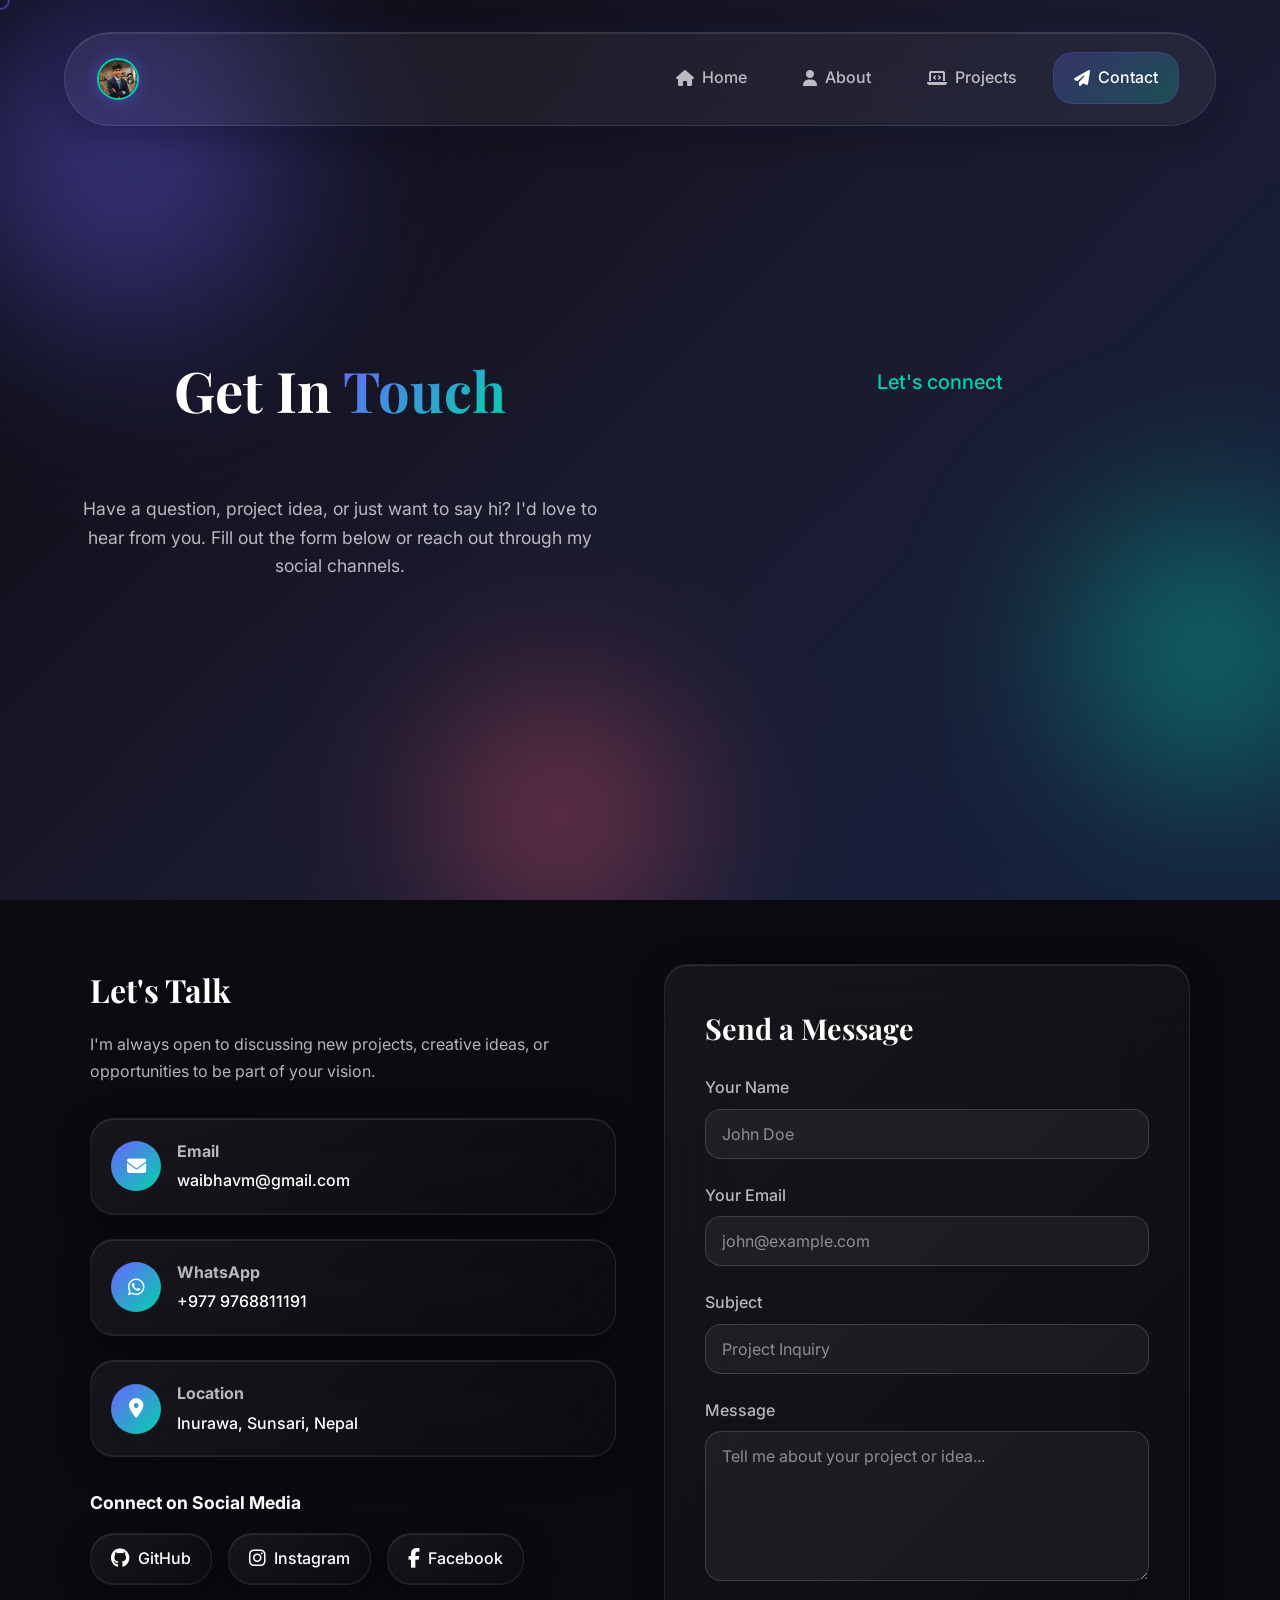
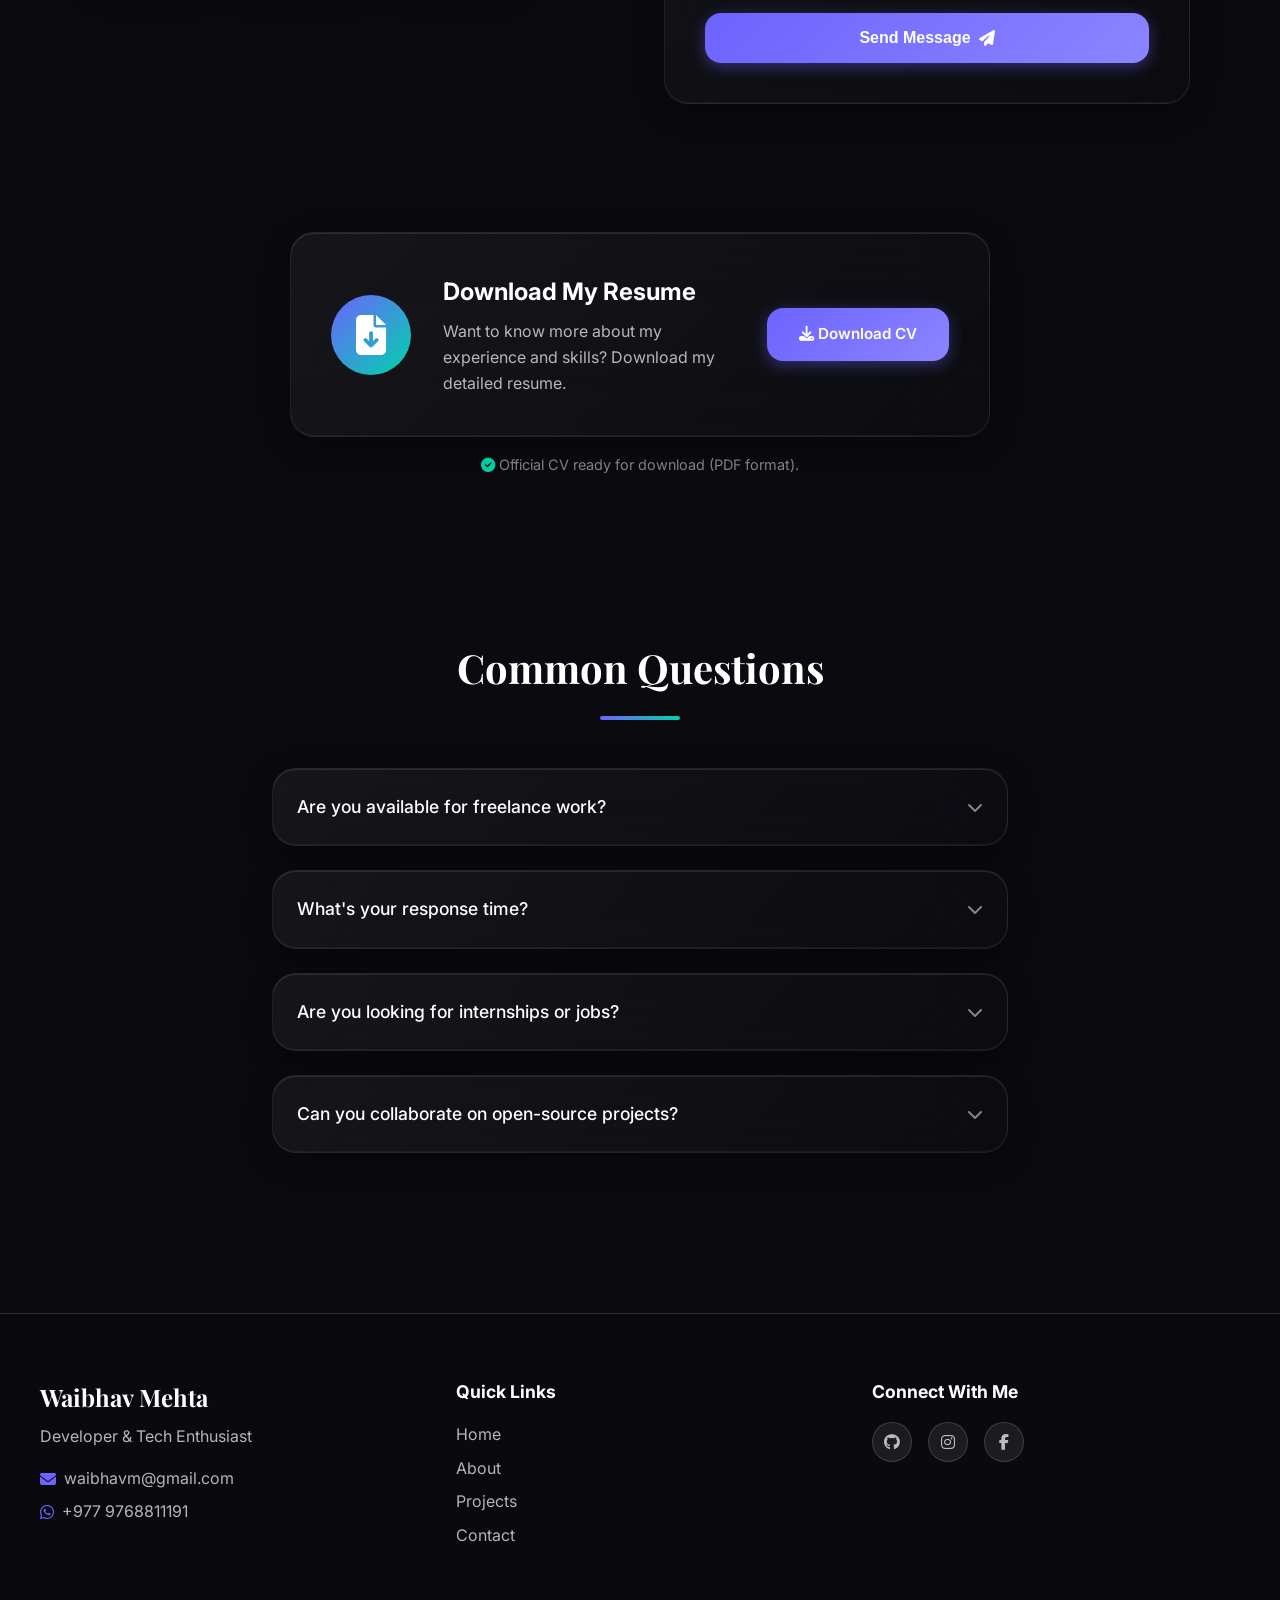
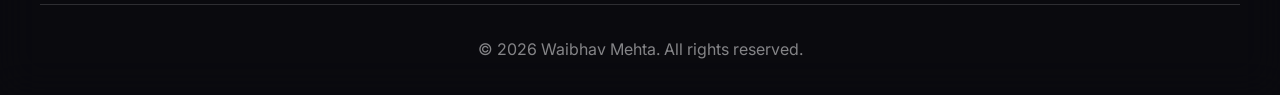
<file: contact.html>
<!DOCTYPE html>
<html lang="en">

<head>
    <meta charset="UTF-8">
    <meta name="viewport" content="width=device-width, initial-scale=1.0, maximum-scale=5.0">
    <meta name="theme-color" content="#0a0a0f">
    <meta name="description" content="Get in touch with Waibhav Mehta - Web Developer and Tech Enthusiast. Contact for projects, collaborations, or inquiries.">
    <meta name="keywords" content="Waibhav Mehta, Contact, Email, WhatsApp, Web Developer, Portfolio">
    <meta name="author" content="Waibhav Mehta">
    
    <!-- Canonical URL -->
    <link rel="canonical" href="https://waibhavmehta.com.np/contact.html">
    
    <!-- Open Graph / Facebook -->
    <meta property="og:type" content="website">
    <meta property="og:url" content="https://waibhavmehta.com.np/contact.html">
    <meta property="og:title" content="Contact - Waibhav Mehta">
    <meta property="og:description" content="Get in touch with me for projects, collaborations, or inquiries.">
    <meta property="og:image" content="https://waibhavmehta.com.np/images/Waibhav.webp">
    
    <!-- Twitter Card -->
    <meta name="twitter:card" content="summary_large_image">
    <meta name="twitter:title" content="Contact - Waibhav Mehta">
    <meta name="twitter:description" content="Get in touch with me for projects, collaborations, or inquiries.">
    <meta name="twitter:image" content="https://waibhavmehta.com.np/images/Waibhav.webp">
    
    <!-- Favicon & Icons -->
    <link rel="icon" type="image/png" href="images/favicon.png">
    <link rel="apple-touch-icon" href="images/apple-touch-icon.png">
    
    <title>Contact Waibhav Mehta | Web Developer & Tech Enthusiast</title>
    <link rel="stylesheet" href="styles.css">
    <link rel="preconnect" href="https://fonts.googleapis.com">
    <link rel="preconnect" href="https://fonts.gstatic.com" crossorigin>
    <link href="https://fonts.googleapis.com/css2?family=Inter:wght@300;400;500;600;700&family=Playfair+Display:wght@400;500;600;700&display=swap" rel="stylesheet">
    <link rel="stylesheet" href="https://cdnjs.cloudflare.com/ajax/libs/font-awesome/6.4.0/css/all.min.css" media="print" onload="this.media='all'">
    <noscript><link rel="stylesheet" href="https://cdnjs.cloudflare.com/ajax/libs/font-awesome/6.4.0/css/all.min.css"></noscript>
    <!-- Google tag (gtag.js) -->
    <script async src="https://www.googletagmanager.com/gtag/js?id=G-L75E4KW1ZB"></script>
    <script>
      window.dataLayer = window.dataLayer || [];
      function gtag(){dataLayer.push(arguments);}
      gtag('js', new Date());

      gtag('config', 'G-L75E4KW1ZB');
    </script>
</head>

<body>
    <!-- Animated Background -->
    <div class="bg-animation">
        <div class="blob blob-1"></div>
        <div class="blob blob-2"></div>
        <div class="blob blob-3"></div>
    </div>

    <!-- Mobile Floating Avatar Button -->
    <div class="mobile-floating-header">
        <a href="index.html" class="mobile-logo" aria-label="Home">
            <img src="images/Waibhav.webp" alt="Waibhav Mehta" class="logo-avatar" width="40" height="40">
        </a>
    </div>

    <!-- Navigation -->
    <nav class="navbar">
        <div class="nav-container">
            <a href="index.html" class="nav-logo desktop-only" aria-label="Waibhav Mehta">
                <img src="images/Waibhav.webp" alt="Waibhav Mehta" class="logo-avatar" width="40" height="40">
            </a>
            <ul class="nav-menu">
                <li class="nav-item">
                    <a href="index.html" class="nav-link">
                        <i class="fas fa-house nav-icon"></i>
                        <span class="nav-text">Home</span>
                    </a>
                </li>
                <li class="nav-item">
                    <a href="about.html" class="nav-link">
                        <i class="fas fa-user nav-icon"></i>
                        <span class="nav-text">About</span>
                    </a>
                </li>
                <li class="nav-item">
                    <a href="projects.html" class="nav-link">
                        <i class="fas fa-laptop-code nav-icon"></i>
                        <span class="nav-text">Projects</span>
                    </a>
                </li>
                <li class="nav-item">
                    <a href="contact.html" class="nav-link active">
                        <i class="fas fa-paper-plane nav-icon"></i>
                        <span class="nav-text">Contact</span>
                    </a>
                </li>
            </ul>
        </div>
    </nav>

    <!-- Hero Section -->
    <section class="hero contact-hero">
        <div class="hero-content centered">
            <h1 class="hero-title">
                Get In <span class="highlight">Touch</span>
            </h1>
            <p class="hero-subtitle">Let's connect</p>
            <p class="hero-description" style="max-width: 600px; margin: 0 auto;">
                Have a question, project idea, or just want to say hi? I'd love to hear from you.
                Fill out the form below or reach out through my social channels.
            </p>
        </div>
    </section>

    <!-- Contact Section -->
    <section class="contact-section">
        <div class="contact-container">
            <!-- Contact Info -->
            <div class="contact-info">
                <h2>Let's Talk</h2>
                <p>I'm always open to discussing new projects, creative ideas, or opportunities to be part of your
                    vision.</p>

                <div class="contact-details">
                    <a href="mailto:waibhavm@gmail.com" class="contact-item glass-card contact-link-card">
                        <div class="contact-icon">
                            <i class="fas fa-envelope"></i>
                        </div>
                        <div class="contact-text">
                            <h3>Email</h3>
                            <span>waibhavm@gmail.com</span>
                        </div>
                    </a>

                    <a href="https://wa.me/9779768811191" target="_blank" rel="noopener"
                        class="contact-item glass-card contact-link-card">
                        <div class="contact-icon">
                            <i class="fab fa-whatsapp"></i>
                        </div>
                        <div class="contact-text">
                            <h3>WhatsApp</h3>
                            <span>+977 9768811191</span>
                        </div>
                    </a>

                    <div class="contact-item glass-card">
                        <div class="contact-icon">
                            <i class="fas fa-map-marker-alt"></i>
                        </div>
                        <div class="contact-text">
                            <h3>Location</h3>
                            <span>Inurawa, Sunsari, Nepal</span>
                        </div>
                    </div>
                </div>

                <div class="social-contact">
                    <h3>Connect on Social Media</h3>
                    <div class="social-buttons">
                        <a href="https://github.com/Wearing-wind" target="_blank" rel="noopener"
                            class="social-btn glass-card">
                            <i class="fab fa-github"></i>
                            <span>GitHub</span>
                        </a>
                        <a href="https://www.instagram.com/waibhav_mehta/" target="_blank" rel="noopener"
                            class="social-btn glass-card">
                            <i class="fab fa-instagram"></i>
                            <span>Instagram</span>
                        </a>
                        <a href="https://www.facebook.com/Waibhav.mehta.35" target="_blank" rel="noopener"
                            class="social-btn glass-card">
                            <i class="fab fa-facebook-f"></i>
                            <span>Facebook</span>
                        </a>
                    </div>
                </div>
            </div>

            <!-- Contact Form -->
            <div class="contact-form-wrapper">
                <form id="contact-form" class="contact-form glass-card" action="https://formspree.io/f/xnpneqzj"
                    method="POST">
                    <h2>Send a Message</h2>

                    <div class="form-group">
                        <label for="name">Your Name</label>
                        <input type="text" id="name" name="name" required placeholder="John Doe">
                    </div>

                    <div class="form-group">
                        <label for="email">Your Email</label>
                        <input type="email" id="email" name="email" required placeholder="john@example.com">
                    </div>

                    <div class="form-group">
                        <label for="subject">Subject</label>
                        <input type="text" id="subject" name="subject" required placeholder="Project Inquiry">
                    </div>

                    <div class="form-group">
                        <label for="message">Message</label>
                        <textarea id="message" name="message" rows="6" required
                            placeholder="Tell me about your project or idea..."></textarea>
                    </div>

                    <button type="submit" class="btn btn-primary btn-submit">
                        <span>Send Message</span>
                        <i class="fas fa-paper-plane"></i>
                    </button>
                </form>
            </div>
        </div>
    </section>

    <!-- Resume Download Section -->
    <section class="resume-section">
        <div class="resume-content glass-card">
            <div class="resume-icon">
                <i class="fas fa-file-download"></i>
            </div>
            <div class="resume-text">
                <h2>Download My Resume</h2>
                <p>Want to know more about my experience and skills? Download my detailed resume.</p>
            </div>
            <a href="Documents/CV.pdf" download="Waibhav_Mehta_CV.pdf" target="_blank" rel="noopener"
                class="btn btn-primary" id="resume-download">
                <i class="fas fa-download"></i>
                <span>Download CV</span>
            </a>
        </div>
        <p class="resume-note"><i class="fas fa-check-circle" style="color: var(--secondary);"></i> Official CV ready
            for download (PDF format).</p>
    </section>

    <!-- FAQ Section -->
    <section class="faq-section">
        <h2 class="section-title">Common Questions</h2>
        <div class="faq-container">
            <div class="faq-item glass-card">
                <div class="faq-question">
                    <h3>Are you available for freelance work?</h3>
                    <i class="fas fa-chevron-down"></i>
                </div>
                <div class="faq-answer">
                    <p>Yes, I'm open to freelance projects, especially in web development, IoT, and cybersecurity. Feel
                        free to reach out with your project details.</p>
                </div>
            </div>

            <div class="faq-item glass-card">
                <div class="faq-question">
                    <h3>What's your response time?</h3>
                    <i class="fas fa-chevron-down"></i>
                </div>
                <div class="faq-answer">
                    <p>I typically respond within 24-48 hours. For urgent matters, you can reach me on WhatsApp.</p>
                </div>
            </div>

            <div class="faq-item glass-card">
                <div class="faq-question">
                    <h3>Are you looking for internships or jobs?</h3>
                    <i class="fas fa-chevron-down"></i>
                </div>
                <div class="faq-answer">
                    <p>Yes, I'm actively looking for opportunities in web development and cybersecurity. If you have any
                        openings, I'd love to hear about them.</p>
                </div>
            </div>

            <div class="faq-item glass-card">
                <div class="faq-question">
                    <h3>Can you collaborate on open-source projects?</h3>
                    <i class="fas fa-chevron-down"></i>
                </div>
                <div class="faq-answer">
                    <p>Absolutely! I'm passionate about open-source and would love to collaborate. Check out my GitHub
                        and let's connect.</p>
                </div>
            </div>
        </div>
    </section>

    <!-- Footer -->
    <footer class="footer">
        <div class="footer-content">
            <div class="footer-info">
                <h3>Waibhav Mehta</h3>
                <p>Developer & Tech Enthusiast</p>
                <div class="footer-contact">
                    <p><a href="mailto:waibhavm@gmail.com"><i class="fas fa-envelope"></i> waibhavm@gmail.com</a></p>
                    <p><a href="https://wa.me/9779768811191" target="_blank" rel="noopener"><i
                                class="fab fa-whatsapp"></i> +977 9768811191</a></p>
                </div>
            </div>
            <div class="footer-links">
                <h4>Quick Links</h4>
                <ul>
                    <li><a href="index.html">Home</a></li>
                    <li><a href="about.html">About</a></li>
                    <li><a href="projects.html">Projects</a></li>
                    <li><a href="contact.html">Contact</a></li>
                </ul>
            </div>
            <div class="footer-social">
                <h4>Connect With Me</h4>
                <div class="social-icons">
                    <a href="https://github.com/Wearing-wind" target="_blank" rel="noopener" aria-label="GitHub Profile"><i
                            class="fab fa-github"></i></a>
                    <a href="https://www.instagram.com/waibhav_mehta/" target="_blank" rel="noopener" aria-label="Instagram Profile"><i
                            class="fab fa-instagram"></i></a>
                    <a href="https://www.facebook.com/Waibhav.mehta.35" target="_blank" rel="noopener" aria-label="Facebook Profile"><i
                            class="fab fa-facebook-f"></i></a>
                </div>
            </div>
        </div>
        <div class="footer-bottom">
            <p>&copy; 2026 Waibhav Mehta. All rights reserved.</p>
        </div>
    </footer>

    <script src="script.js" defer></script>
</body>

</html>
</file>
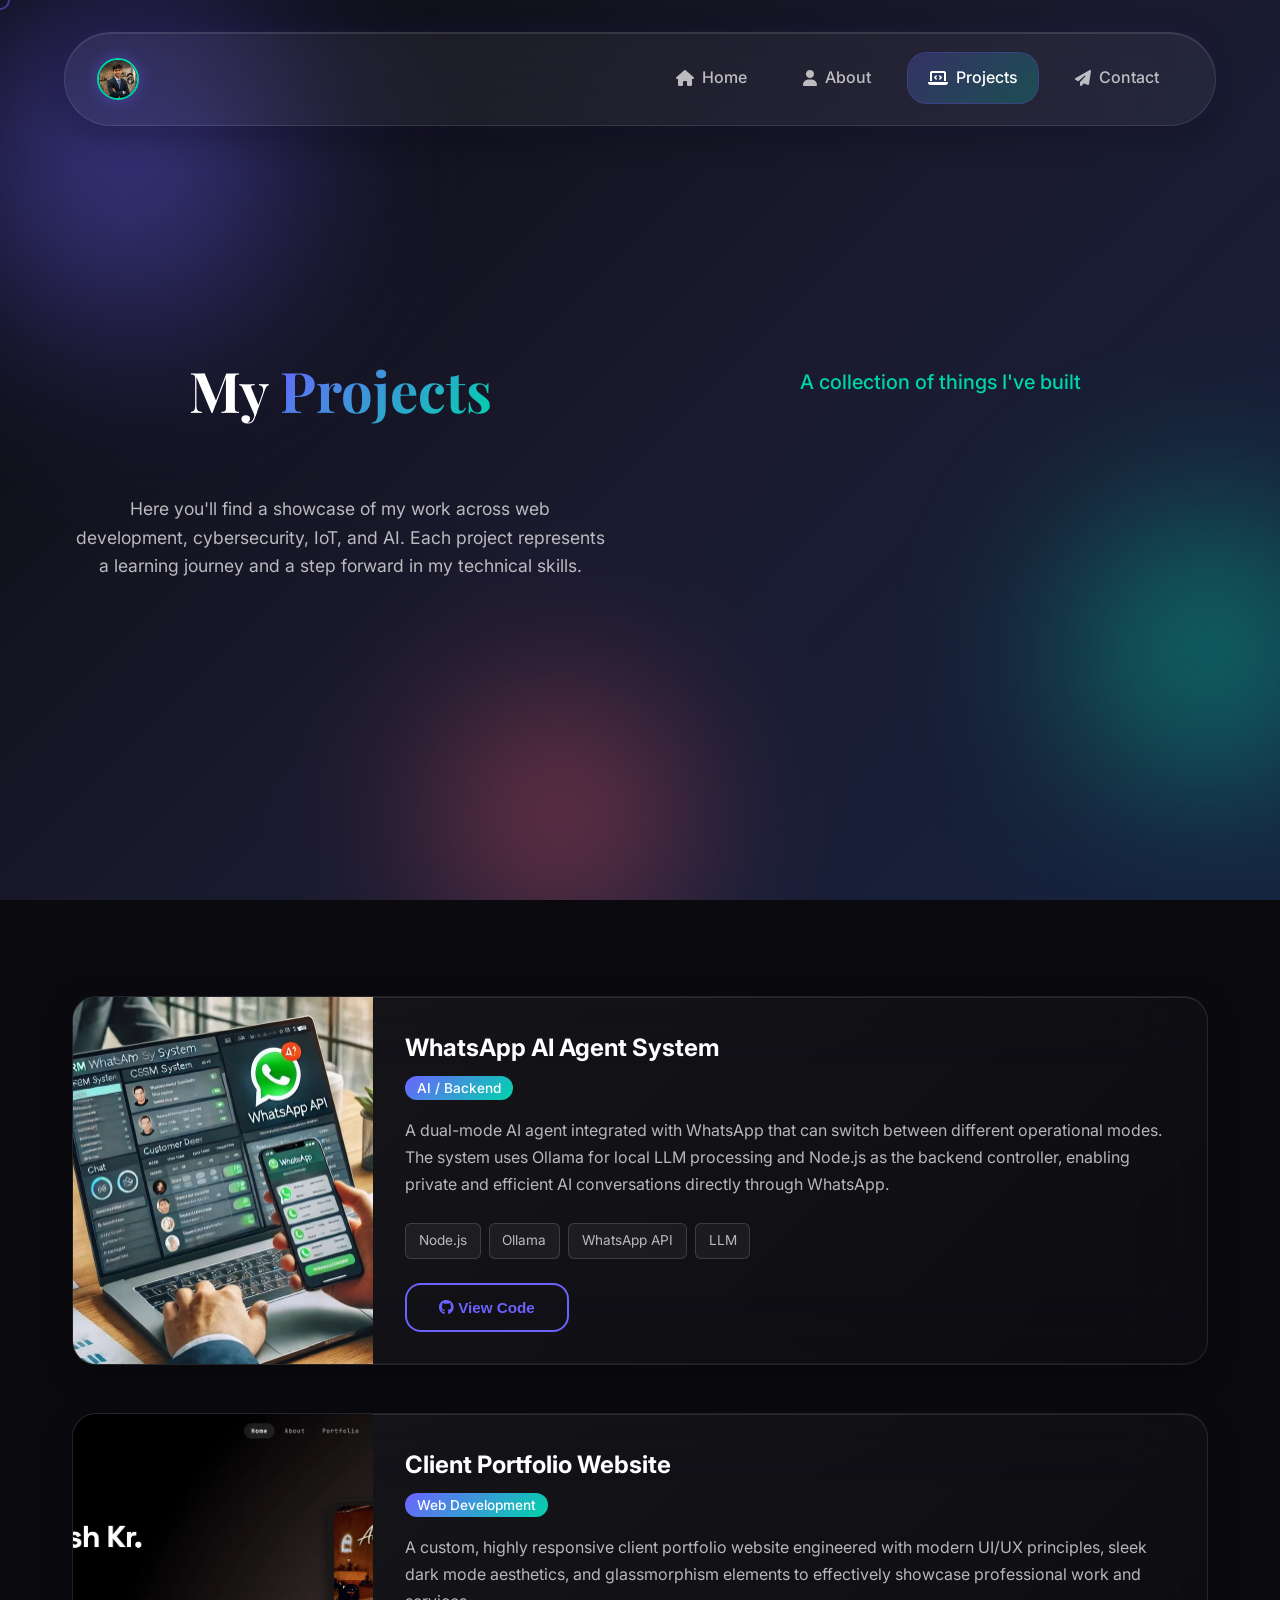
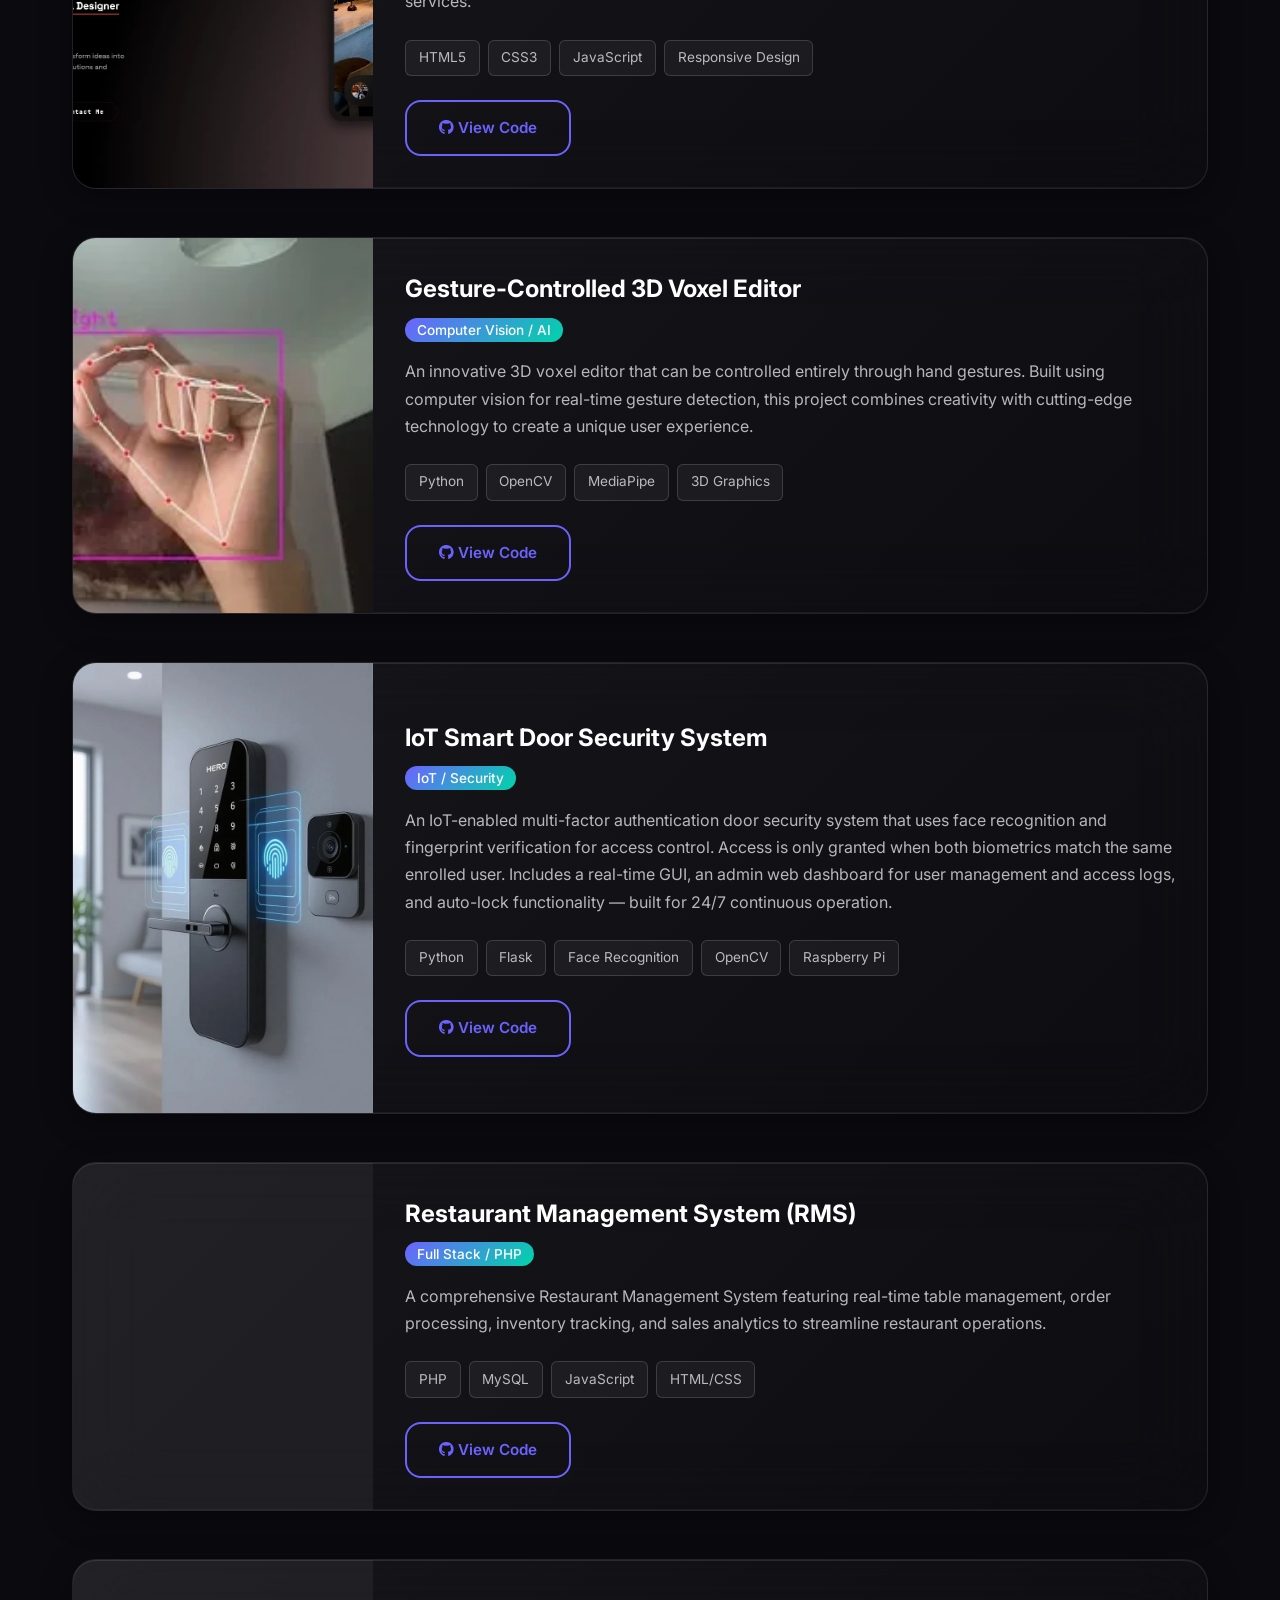
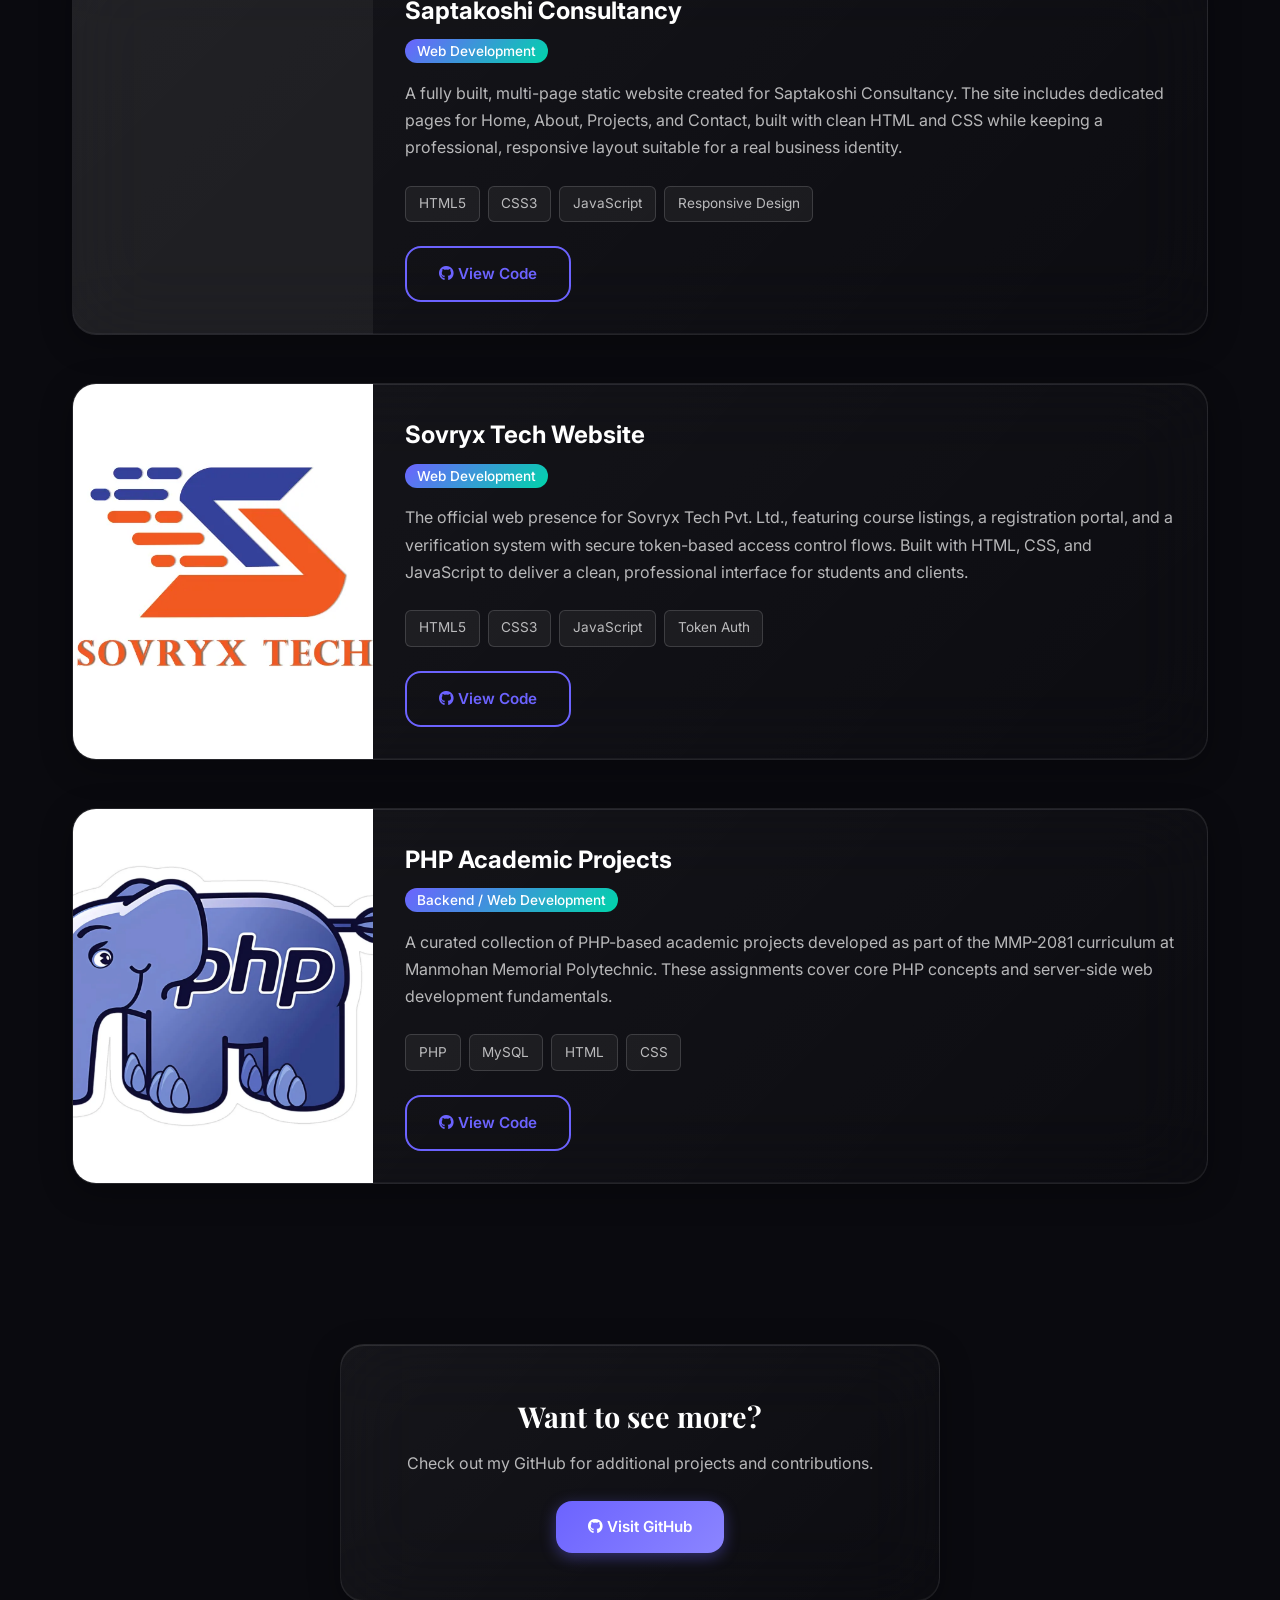
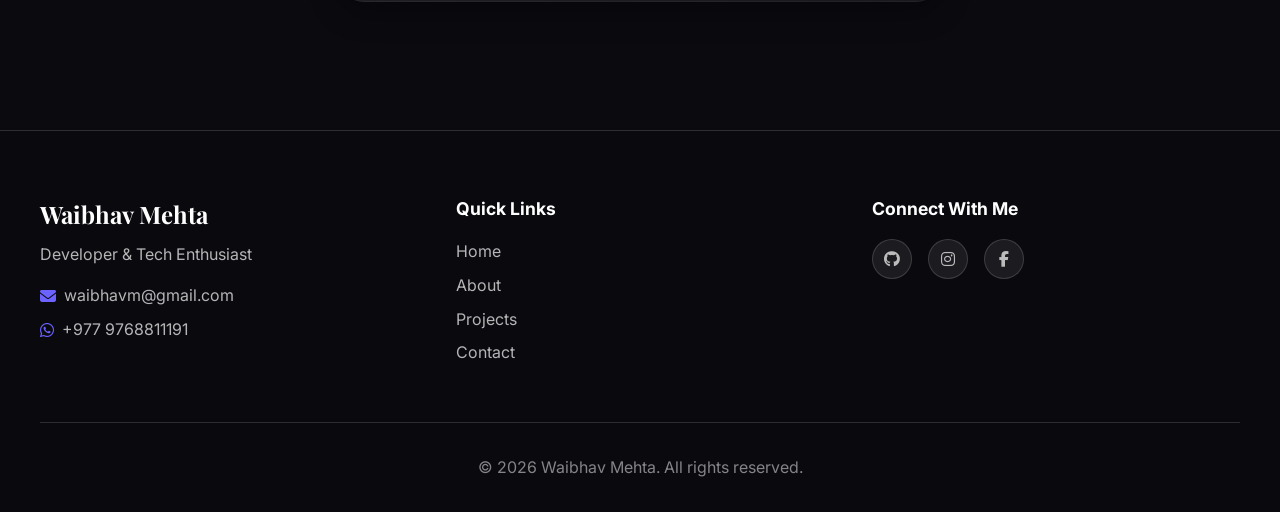
<file: projects.html>
<!DOCTYPE html>
<html lang="en">
<head>
    <meta charset="UTF-8">
    <meta name="viewport" content="width=device-width, initial-scale=1.0, maximum-scale=5.0">
    <meta name="theme-color" content="#0a0a0f">
    <meta name="description" content="Explore Waibhav Mehta's projects - from AI agents and web development to IoT systems and cybersecurity.">
    <meta name="keywords" content="Waibhav Mehta, Projects, Portfolio, AI, Cybersecurity, IoT, Arduino, Web Development">
    <meta name="author" content="Waibhav Mehta">
    
    <!-- Canonical URL -->
    <link rel="canonical" href="https://waibhavmehta.com.np/projects.html">
    
    <!-- Open Graph / Facebook -->
    <meta property="og:type" content="website">
    <meta property="og:url" content="https://waibhavmehta.com.np/projects.html">
    <meta property="og:title" content="Projects - Waibhav Mehta">
    <meta property="og:description" content="Explore my portfolio of projects in web development, cybersecurity, IoT, and AI.">
    <meta property="og:image" content="https://waibhavmehta.com.np/images/Waibhav.webp">
    
    <!-- Twitter Card -->
    <meta name="twitter:card" content="summary_large_image">
    <meta name="twitter:title" content="Projects - Waibhav Mehta">
    <meta name="twitter:description" content="Explore my portfolio of projects in web development, cybersecurity, IoT, and AI.">
    <meta name="twitter:image" content="https://waibhavmehta.com.np/images/Waibhav.webp">
    
    <!-- Favicon & Icons -->
    <link rel="icon" type="image/png" href="images/favicon.png">
    <link rel="apple-touch-icon" href="images/apple-touch-icon.png">
    
    <title>Projects | Waibhav Mehta - Web Developer & IoT Specialist</title>
    <link rel="stylesheet" href="styles.css">
    <link rel="preconnect" href="https://fonts.googleapis.com">
    <link rel="preconnect" href="https://fonts.gstatic.com" crossorigin>
    <link href="https://fonts.googleapis.com/css2?family=Inter:wght@300;400;500;600;700&family=Playfair+Display:wght@400;500;600;700&display=swap" rel="stylesheet">
    <link rel="stylesheet" href="https://cdnjs.cloudflare.com/ajax/libs/font-awesome/6.4.0/css/all.min.css" media="print" onload="this.media='all'">
    <noscript><link rel="stylesheet" href="https://cdnjs.cloudflare.com/ajax/libs/font-awesome/6.4.0/css/all.min.css"></noscript>
    <!-- Google tag (gtag.js) -->
    <script async src="https://www.googletagmanager.com/gtag/js?id=G-L75E4KW1ZB"></script>
    <script>
      window.dataLayer = window.dataLayer || [];
      function gtag(){dataLayer.push(arguments);}
      gtag('js', new Date());

      gtag('config', 'G-L75E4KW1ZB');
    </script>
</head>
<body>
    <!-- Animated Background -->
    <div class="bg-animation">
        <div class="blob blob-1"></div>
        <div class="blob blob-2"></div>
        <div class="blob blob-3"></div>
    </div>

    <!-- Mobile Floating Avatar Button -->
    <div class="mobile-floating-header">
        <a href="index.html" class="mobile-logo" aria-label="Home">
            <img src="images/Waibhav.webp" alt="Waibhav Mehta" class="logo-avatar" width="40" height="40">
        </a>
    </div>

    <!-- Navigation -->
    <nav class="navbar">
        <div class="nav-container">
            <a href="index.html" class="nav-logo desktop-only" aria-label="Waibhav Mehta">
                <img src="images/Waibhav.webp" alt="Waibhav Mehta" class="logo-avatar" width="40" height="40">
            </a>
            <ul class="nav-menu">
                <li class="nav-item">
                    <a href="index.html" class="nav-link">
                        <i class="fas fa-house nav-icon"></i>
                        <span class="nav-text">Home</span>
                    </a>
                </li>
                <li class="nav-item">
                    <a href="about.html" class="nav-link">
                        <i class="fas fa-user nav-icon"></i>
                        <span class="nav-text">About</span>
                    </a>
                </li>
                <li class="nav-item">
                    <a href="projects.html" class="nav-link active">
                        <i class="fas fa-laptop-code nav-icon"></i>
                        <span class="nav-text">Projects</span>
                    </a>
                </li>
                <li class="nav-item">
                    <a href="contact.html" class="nav-link">
                        <i class="fas fa-paper-plane nav-icon"></i>
                        <span class="nav-text">Contact</span>
                    </a>
                </li>
            </ul>
        </div>
    </nav>

    <!-- Hero Section -->
    <section class="hero projects-hero">
        <div class="hero-content centered">
            <h1 class="hero-title">
                My <span class="highlight">Projects</span>
            </h1>
            <p class="hero-subtitle">A collection of things I've built</p>
            <p class="hero-description" style="max-width: 600px; margin: 0 auto;">
                Here you'll find a showcase of my work across web development, cybersecurity, IoT, and AI.
                Each project represents a learning journey and a step forward in my technical skills.
            </p>
        </div>
    </section>

    <!-- Projects Grid -->
    <section class="projects-section">
        <!-- Project 1: WhatsApp AI Agent System -->
        <div class="project-detail-card glass-card" id="wifi-agent">
            <div class="project-detail-image">
                <img src="images/Whatsapp AI agent.webp" alt="WhatsApp AI Agent System" class="project-direct-img" width="736" height="736" loading="lazy" decoding="async">
            </div>
            <div class="project-detail-content">
                <h2>WhatsApp AI Agent System</h2>
                <div class="project-meta">
                    <span class="project-category">AI / Backend</span>
                </div>
                <p>
                    A dual-mode AI agent integrated with WhatsApp that can switch between different operational modes.
                    The system uses Ollama for local LLM processing and Node.js as the backend controller,
                    enabling private and efficient AI conversations directly through WhatsApp.
                </p>
                <div class="project-tech">
                    <span class="tech-tag">Node.js</span>
                    <span class="tech-tag">Ollama</span>
                    <span class="tech-tag">WhatsApp API</span>
                    <span class="tech-tag">LLM</span>
                </div>
                <div class="project-links">
                    <button class="btn btn-outline btn-private-code" data-project="WhatsApp AI Agent System">
                        <i class="fab fa-github"></i> View Code
                    </button>
                </div>
            </div>
        </div>

        <!-- Project 2: Client Portfolio Website -->
        <div class="project-detail-card glass-card" id="client-portfolio">
            <div class="project-detail-image">
                <img src="images/client_portfolio.webp" alt="Client Portfolio Website" class="project-direct-img" width="1912" height="887" loading="lazy" decoding="async">
            </div>
            <div class="project-detail-content">
                <h2>Client Portfolio Website</h2>
                <div class="project-meta">
                    <span class="project-category">Web Development</span>
                </div>
                <p>
                    A custom, highly responsive client portfolio website engineered with modern UI/UX principles,
                    sleek dark mode aesthetics, and glassmorphism elements to effectively showcase professional work and services.
                </p>
                <div class="project-tech">
                    <span class="tech-tag">HTML5</span>
                    <span class="tech-tag">CSS3</span>
                    <span class="tech-tag">JavaScript</span>
                    <span class="tech-tag">Responsive Design</span>
                </div>
                <div class="project-links">
                    <a href="https://github.com/Wearing-wind/client-portfoilo" target="_blank" rel="noopener" class="btn btn-outline">
                        <i class="fab fa-github"></i> View Code
                    </a>
                </div>
            </div>
        </div>

        <!-- Project 3: Gesture-Controlled 3D Voxel Editor -->
        <div class="project-detail-card glass-card" id="gesture-editor">
            <div class="project-detail-image">
                <img src="images/Py Voxel editor.webp" alt="Gesture-Controlled 3D Voxel Editor" class="project-direct-img" width="236" height="212" loading="lazy" decoding="async">
            </div>
            <div class="project-detail-content">
                <h2>Gesture-Controlled 3D Voxel Editor</h2>
                <div class="project-meta">
                    <span class="project-category">Computer Vision / AI</span>
                </div>
                <p>
                    An innovative 3D voxel editor that can be controlled entirely through hand gestures.
                    Built using computer vision for real-time gesture detection, this project combines
                    creativity with cutting-edge technology to create a unique user experience.
                </p>
                <div class="project-tech">
                    <span class="tech-tag">Python</span>
                    <span class="tech-tag">OpenCV</span>
                    <span class="tech-tag">MediaPipe</span>
                    <span class="tech-tag">3D Graphics</span>
                </div>
                <div class="project-links">
                    <a href="https://github.com/Wearing-wind" target="_blank" rel="noopener" class="btn btn-outline">
                        <i class="fab fa-github"></i> View Code
                    </a>
                </div>
            </div>
        </div>

        <!-- Project 4: IoT Smart Security System -->
        <div class="project-detail-card glass-card" id="iot-security">
            <div class="project-detail-image">
                <img src="images/smart door.webp" alt="IoT Smart Door Security System" class="project-direct-img" width="736" height="1104" loading="lazy" decoding="async">
            </div>
            <div class="project-detail-content">
                <h2>IoT Smart Door Security System</h2>
                <div class="project-meta">
                    <span class="project-category">IoT / Security</span>
                </div>
                <p>
                    An IoT-enabled multi-factor authentication door security system that uses face recognition and
                    fingerprint verification for access control. Access is only granted when both biometrics match
                    the same enrolled user. Includes a real-time GUI, an admin web dashboard for user management and
                    access logs, and auto-lock functionality — built for 24/7 continuous operation.
                </p>
                <div class="project-tech">
                    <span class="tech-tag">Python</span>
                    <span class="tech-tag">Flask</span>
                    <span class="tech-tag">Face Recognition</span>
                    <span class="tech-tag">OpenCV</span>
                    <span class="tech-tag">Raspberry Pi</span>
                </div>
                <div class="project-links">
                    <a href="https://github.com/Wearing-wind/IoT_Smart_Security_System" target="_blank" rel="noopener" class="btn btn-outline">
                        <i class="fab fa-github"></i> View Code
                    </a>
                </div>
            </div>
        </div>

        <!-- Project 5: Restaurant Management System (RMS) -->
        <div class="project-detail-card glass-card" id="rms-system">
            <div class="project-detail-image">
                <img src="images/rms_system.webp" alt="Restaurant Management System" class="project-direct-img" width="1024" height="1024" loading="lazy" decoding="async">
            </div>
            <div class="project-detail-content">
                <h2>Restaurant Management System (RMS)</h2>
                <div class="project-meta">
                    <span class="project-category">Full Stack / PHP</span>
                </div>
                <p>
                    A comprehensive Restaurant Management System featuring real-time table management,
                    order processing, inventory tracking, and sales analytics to streamline restaurant operations.
                </p>
                <div class="project-tech">
                    <span class="tech-tag">PHP</span>
                    <span class="tech-tag">MySQL</span>
                    <span class="tech-tag">JavaScript</span>
                    <span class="tech-tag">HTML/CSS</span>
                </div>
                <div class="project-links">
                    <a href="https://github.com/Wearing-wind/RMS_System-llll" target="_blank" rel="noopener" class="btn btn-outline">
                        <i class="fab fa-github"></i> View Code
                    </a>
                </div>
            </div>
        </div>

        <!-- Project 6: Saptakoshi Consultancy -->
        <div class="project-detail-card glass-card" id="saptakoshi">
            <div class="project-detail-image">
                <img src="images/Saptakoshi.webp" alt="Saptakoshi Consultancy" class="project-direct-img" width="736" height="736" loading="lazy" decoding="async">
            </div>
            <div class="project-detail-content">
                <h2>Saptakoshi Consultancy</h2>
                <div class="project-meta">
                    <span class="project-category">Web Development</span>
                </div>
                <p>
                    A fully built, multi-page static website created for Saptakoshi Consultancy. The site
                    includes dedicated pages for Home, About, Projects, and Contact, built with clean HTML
                    and CSS while keeping a professional, responsive layout suitable for a real business
                    identity.
                </p>
                <div class="project-tech">
                    <span class="tech-tag">HTML5</span>
                    <span class="tech-tag">CSS3</span>
                    <span class="tech-tag">JavaScript</span>
                    <span class="tech-tag">Responsive Design</span>
                </div>
                <div class="project-links">
                    <a href="https://github.com/Wearing-wind/Saptakoshi-consultancy" target="_blank" rel="noopener" class="btn btn-outline">
                        <i class="fab fa-github"></i> View Code
                    </a>
                </div>
            </div>
        </div>

        <!-- Project 7: Sovryx Tech Website -->
        <div class="project-detail-card glass-card" id="sovryx-tech">
            <div class="project-detail-image">
                <img src="images/Sovryx.webp" alt="Sovryx Tech Website" class="project-direct-img" width="638" height="638" loading="lazy" decoding="async">
            </div>
            <div class="project-detail-content">
                <h2>Sovryx Tech Website</h2>
                <div class="project-meta">
                    <span class="project-category">Web Development</span>
                </div>
                <p>
                    The official web presence for Sovryx Tech Pvt. Ltd., featuring course listings, a
                    registration portal, and a verification system with secure token-based access control
                    flows. Built with HTML, CSS, and JavaScript to deliver a clean, professional interface
                    for students and clients.
                </p>
                <div class="project-tech">
                    <span class="tech-tag">HTML5</span>
                    <span class="tech-tag">CSS3</span>
                    <span class="tech-tag">JavaScript</span>
                    <span class="tech-tag">Token Auth</span>
                </div>
                <div class="project-links">
                    <a href="https://github.com/Wearing-wind/Sovryx-Tech" target="_blank" rel="noopener" class="btn btn-outline">
                        <i class="fab fa-github"></i> View Code
                    </a>
                </div>
            </div>
        </div>

        <!-- Project 8: PHP Academic Projects -->
        <div class="project-detail-card glass-card" id="php-collection">
            <div class="project-detail-image">
                <img src="images/php.webp" alt="PHP Academic Projects" class="project-direct-img" width="1200" height="1200" loading="lazy" decoding="async">
            </div>
            <div class="project-detail-content">
                <h2>PHP Academic Projects</h2>
                <div class="project-meta">
                    <span class="project-category">Backend / Web Development</span>
                </div>
                <p>
                    A curated collection of PHP-based academic projects developed as part of the MMP-2081
                    curriculum at Manmohan Memorial Polytechnic. These assignments cover core PHP concepts
                    and server-side web development fundamentals.
                </p>
                <div class="project-tech">
                    <span class="tech-tag">PHP</span>
                    <span class="tech-tag">MySQL</span>
                    <span class="tech-tag">HTML</span>
                    <span class="tech-tag">CSS</span>
                </div>
                <div class="project-links">
                    <a href="https://github.com/Wearing-wind/PHP" target="_blank" rel="noopener" class="btn btn-outline">
                        <i class="fab fa-github"></i> View Code
                    </a>
                </div>
            </div>
        </div>
    </section>

    <!-- More Projects CTA -->
    <section class="more-projects">
        <div class="more-content glass-card">
            <h2>Want to see more?</h2>
            <p>Check out my GitHub for additional projects and contributions.</p>
            <a href="https://github.com/Wearing-wind" target="_blank" rel="noopener" class="btn btn-primary">
                <i class="fab fa-github"></i> Visit GitHub
            </a>
        </div>
    </section>

    <!-- Footer -->
    <footer class="footer">
        <div class="footer-content">
            <div class="footer-info">
                <h3>Waibhav Mehta</h3>
                <p>Developer & Tech Enthusiast</p>
                <div class="footer-contact">
                    <p><a href="mailto:waibhavm@gmail.com"><i class="fas fa-envelope"></i> waibhavm@gmail.com</a></p>
                    <p><a href="https://wa.me/9779768811191" target="_blank" rel="noopener"><i class="fab fa-whatsapp"></i> +977 9768811191</a></p>
                </div>
            </div>
            <div class="footer-links">
                <h4>Quick Links</h4>
                <ul>
                    <li><a href="index.html">Home</a></li>
                    <li><a href="about.html">About</a></li>
                    <li><a href="projects.html">Projects</a></li>
                    <li><a href="contact.html">Contact</a></li>
                </ul>
            </div>
            <div class="footer-social">
                <h4>Connect With Me</h4>
                <div class="social-icons">
                    <a href="https://github.com/Wearing-wind" target="_blank" rel="noopener" aria-label="GitHub Profile"><i class="fab fa-github"></i></a>
                    <a href="https://www.instagram.com/waibhav_mehta/" target="_blank" rel="noopener" aria-label="Instagram Profile"><i class="fab fa-instagram"></i></a>
                    <a href="https://www.facebook.com/Waibhav.mehta.35" target="_blank" rel="noopener" aria-label="Facebook Profile"><i class="fab fa-facebook-f"></i></a>
                </div>
            </div>
        </div>
        <div class="footer-bottom">
            <p>&copy; 2026 Waibhav Mehta. All rights reserved.</p>
        </div>
    </footer>

    <script src="script.js" defer></script>
</body>
</html>
</file>
<file: styles.css>
/* ===== CSS Variables & Reset ===== */
:root {
    --primary: #6c63ff;
    --primary-light: #8b85ff;
    --secondary: #00d4aa;
    --accent: #f5576c;
    --bg-dark: #0a0a0f;
    --bg-card: rgba(255, 255, 255, 0.05);
    --bg-glass: rgba(255, 255, 255, 0.08);
    --border-glass: rgba(255, 255, 255, 0.15);
    --text-primary: #ffffff;
    --text-secondary: rgba(255, 255, 255, 0.7);
    --text-muted: rgba(255, 255, 255, 0.5);
    --shadow-glass: 0 8px 32px rgba(0, 0, 0, 0.3);
    --blur: 20px;
    --radius: 24px;
    --radius-sm: 16px;
    --radius-lg: 32px;
    --transition: all 0.4s cubic-bezier(0.175, 0.885, 0.32, 1.275);
    --font-main: 'Inter', sans-serif;
    --font-display: 'Playfair Display', serif;
}

* {
    margin: 0;
    padding: 0;
    box-sizing: border-box;
}

html {
    scroll-behavior: smooth;
}

body {
    font-family: var(--font-main);
    background: var(--bg-dark);
    color: var(--text-primary);
    line-height: 1.6;
    overflow-x: hidden;
    min-height: 100vh;
}

/* ===== Animated Background ===== */
.bg-animation {
    position: fixed;
    top: 0;
    left: 0;
    width: 100%;
    height: 100%;
    z-index: -1;
    overflow: hidden;
    background: linear-gradient(135deg, #0a0a0f 0%, #1a1a2e 50%, #16213e 100%);
}

.blob {
    position: absolute;
    border-radius: 50%;
    filter: blur(80px);
    opacity: 0.6;
    animation: float 20s infinite ease-in-out;
}

.blob-1 {
    width: 500px;
    height: 500px;
    background: radial-gradient(circle, #6c63ff 0%, transparent 70%);
    top: -10%;
    left: -10%;
    animation-delay: 0s;
}

.blob-2 {
    width: 400px;
    height: 400px;
    background: radial-gradient(circle, #00d4aa 0%, transparent 70%);
    top: 50%;
    right: -10%;
    animation-delay: -7s;
}

.blob-3 {
    width: 350px;
    height: 350px;
    background: radial-gradient(circle, #f5576c 0%, transparent 70%);
    bottom: -10%;
    left: 30%;
    animation-delay: -14s;
}

@keyframes float {
    0%, 100% {
        transform: translate(0, 0) scale(1);
    }
    25% {
        transform: translate(50px, -50px) scale(1.1);
    }
    50% {
        transform: translate(-30px, 30px) scale(0.9);
    }
    75% {
        transform: translate(40px, 20px) scale(1.05);
    }
}

/* ===== Liquid Glass Card Effect ===== */
.glass-card {
    background: linear-gradient(
        135deg,
        rgba(255, 255, 255, 0.05) 0%,
        rgba(255, 255, 255, 0.01) 100%
    );
    backdrop-filter: blur(40px);
    -webkit-backdrop-filter: blur(40px);
    border: 1px solid rgba(255, 255, 255, 0.08);
    border-radius: var(--radius);
    box-shadow: 
        var(--shadow-glass),
        inset 0 1px 0 rgba(255, 255, 255, 0.1),
        inset 0 -1px 0 rgba(255, 255, 255, 0.05);
    transition: var(--transition);
    position: relative;
    overflow: hidden;
}

.glass-card::before {
    content: '';
    position: absolute;
    top: 0;
    left: -100%;
    width: 100%;
    height: 100%;
    background: linear-gradient(
        90deg,
        transparent,
        rgba(255, 255, 255, 0.03),
        transparent
    );
    transition: left 0.6s ease;
}

.glass-card:hover::before {
    left: 100%;
}

.glass-card:hover {
    transform: translateY(-8px);
    box-shadow: 
        0 20px 60px rgba(108, 99, 255, 0.25),
        inset 0 1px 0 rgba(255, 255, 255, 0.2),
        0 0 30px rgba(108, 99, 255, 0.1);
    border-color: rgba(108, 99, 255, 0.3);
}

.glass-card::after {
    content: '';
    position: absolute;
    top: -50%;
    left: -50%;
    width: 200%;
    height: 200%;
    background: radial-gradient(
        circle,
        rgba(108, 99, 255, 0.05) 0%,
        transparent 70%
    );
    opacity: 0;
    transition: opacity 0.4s ease;
    pointer-events: none;
}

.glass-card:hover::after {
    opacity: 1;
}

/* ===== Navigation ===== */
.navbar {
    position: fixed;
    top: 2rem;
    left: 50%;
    transform: translateX(-50%);
    width: min(1200px, 90vw);
    z-index: 1000;
    padding: 1rem 2rem;
    background: rgba(255, 255, 255, 0.05);
    backdrop-filter: blur(30px);
    -webkit-backdrop-filter: blur(30px);
    border: 1px solid rgba(255, 255, 255, 0.1);
    border-radius: 50px;
    box-shadow: 0 8px 32px rgba(0, 0, 0, 0.3), 
                inset 0 1px 0 rgba(255, 255, 255, 0.1),
                0 0 20px rgba(108, 99, 255, 0.1);
    transition: var(--transition);
}

.nav-container {
    display: flex;
    justify-content: space-between;
    align-items: center;
}

.nav-logo, .mobile-logo {
    display: block;
    width: 42px;
    height: 42px;
    border-radius: 50%;
    overflow: hidden;
    padding: 0;
    margin: 0;
    border: 2px solid var(--secondary);
    box-shadow: 0 0 15px rgba(108, 99, 255, 0.4);
    transition: all 0.35s cubic-bezier(0.175, 0.885, 0.32, 1.275);
    background: var(--bg-dark);
}

.nav-logo:hover, .mobile-logo:hover {
    transform: scale(1.1);
    border-color: #ffffff;
    box-shadow: 0 0 25px rgba(0, 212, 170, 0.7);
}

.logo-avatar {
    width: 100%;
    height: 100%;
    object-fit: cover;
    display: block;
    border-radius: 50%;
}

.nav-menu {
    display: flex;
    list-style: none;
    gap: 0.5rem;
}

.nav-link {
    display: inline-flex;
    align-items: center;
    gap: 0.5rem;
    text-decoration: none;
    color: var(--text-secondary);
    font-weight: 500;
    padding: 0.75rem 1.25rem;
    border-radius: 20px;
    transition: var(--transition);
    position: relative;
    margin: 0.25rem;
}

.nav-icon {
    font-size: 1rem;
    transition: var(--transition);
}

.nav-link::before {
    content: '';
    position: absolute;
    top: 0;
    left: 0;
    right: 0;
    bottom: 0;
    background: linear-gradient(135deg, rgba(108, 99, 255, 0.1), rgba(0, 212, 170, 0.1));
    border-radius: 20px;
    opacity: 0;
    transition: var(--transition);
    z-index: -1;
}

.nav-link:hover,
.nav-link.active {
    color: var(--text-primary);
    background: linear-gradient(135deg, rgba(108, 99, 255, 0.15), rgba(0, 212, 170, 0.15));
    border: 1px solid rgba(108, 99, 255, 0.3);
    transform: translateY(-1px);
}

.nav-link:hover::before,
.nav-link.active::before {
    opacity: 1;
}

.nav-toggle {
    display: none !important;
}

.nav-toggle:hover {
    background: rgba(255, 255, 255, 0.1);
}

.hamburger {
    display: block;
    width: 25px;
    height: 2px;
    background: var(--text-primary);
    position: relative;
    transition: var(--transition);
}

.hamburger::before,
.hamburger::after {
    content: '';
    position: absolute;
    width: 25px;
    height: 2px;
    background: var(--text-primary);
    transition: var(--transition);
}

.hamburger::before {
    top: -8px;
}

.hamburger::after {
    top: 8px;
}

/* ===== Buttons ===== */
.btn {
    display: inline-block;
    padding: 0.875rem 2rem;
    border-radius: var(--radius-sm);
    text-decoration: none;
    font-weight: 600;
    font-size: 0.95rem;
    transition: var(--transition);
    cursor: pointer;
    border: none;
    text-align: center;
}

.btn-primary {
    background: linear-gradient(135deg, var(--primary), var(--primary-light));
    color: var(--text-primary);
    box-shadow: 0 4px 15px rgba(108, 99, 255, 0.4);
}

.btn-primary:hover {
    transform: translateY(-2px);
    box-shadow: 0 6px 20px rgba(108, 99, 255, 0.6);
}

.btn-secondary {
    background: var(--bg-glass);
    color: var(--text-primary);
    border: 1px solid var(--border-glass);
    backdrop-filter: blur(10px);
}

.btn-secondary:hover {
    background: rgba(255, 255, 255, 0.15);
    border-color: var(--primary);
}

.btn-outline {
    background: transparent;
    color: var(--primary);
    border: 2px solid var(--primary);
}

.btn-outline:hover {
    background: var(--primary);
    color: var(--text-primary);
}

/* ===== Hero Section ===== */
.hero {
    min-height: 100vh;
    display: flex;
    align-items: center;
    justify-content: center;
    padding: 100px 2rem 4rem;
    position: relative;
}

.hero-content {
    max-width: 1200px;
    width: 100%;
    display: grid;
    grid-template-columns: 1fr 1fr;
    gap: 4rem;
    align-items: center;
}

.hero-title {
    font-family: var(--font-display);
    font-size: 3.5rem;
    font-weight: 700;
    line-height: 1.2;
    margin-bottom: 0.5rem;
}

.highlight {
    background: linear-gradient(135deg, var(--primary), var(--secondary));
    -webkit-background-clip: text;
    -webkit-text-fill-color: transparent;
    background-clip: text;
}

.hero-subtitle {
    font-size: 1.25rem;
    color: var(--secondary);
    margin-bottom: 1.5rem;
    font-weight: 500;
}

.hero-description {
    color: var(--text-secondary);
    font-size: 1.1rem;
    margin-bottom: 2rem;
    max-width: 500px;
}

.hero-location {
    display: flex;
    align-items: center;
    gap: 0.5rem;
    color: var(--text-muted);
    margin-bottom: 2rem;
}

.hero-location i {
    color: var(--accent);
}

.hero-buttons {
    display: flex;
    gap: 1rem;
    flex-wrap: wrap;
}

.hero-image {
    display: flex;
    justify-content: center;
    align-items: center;
}

.profile-frame {
    width: 350px;
    height: 350px;
    border-radius: 50%;
    background: linear-gradient(135deg, var(--primary), var(--secondary), var(--accent));
    padding: 4px;
    animation: rotate-border 8s linear infinite;
    position: relative;
}

@keyframes rotate-border {
    0% {
        background-position: 0% 50%;
    }
    100% {
        background-position: 200% 50%;
    }
}

.profile-img {
    width: 100%;
    height: 100%;
    border-radius: 50%;
    overflow: hidden;
    background: var(--bg-dark);
}

.profile-img img {
    width: 100%;
    height: 100%;
    object-fit: cover;
}

/* Social Links */
.social-links {
    position: absolute;
    right: 2rem;
    top: 50%;
    transform: translateY(-50%);
    display: flex;
    flex-direction: column;
    gap: 1.5rem;
    z-index: 100;
}

.social-link {
    width: 45px;
    height: 45px;
    display: flex;
    align-items: center;
    justify-content: center;
    background: linear-gradient(
        135deg,
        rgba(255, 255, 255, 0.05) 0%,
        rgba(255, 255, 255, 0.01) 100%
    );
    backdrop-filter: blur(20px);
    -webkit-backdrop-filter: blur(20px);
    border: 1px solid rgba(255, 255, 255, 0.08);
    border-radius: 50%;
    color: var(--text-secondary);
    text-decoration: none;
    transition: var(--transition);
    font-size: 1.1rem;
    box-shadow: 
        inset 0 1px 0 rgba(255, 255, 255, 0.1),
        0 4px 15px rgba(0, 0, 0, 0.3);
}

.social-link::before {
    content: '';
    position: absolute;
    top: -50%;
    left: -50%;
    width: 200%;
    height: 200%;
    background: radial-gradient(
        circle,
        rgba(108, 99, 255, 0.05) 0%,
        transparent 70%
    );
    opacity: 0;
    transition: opacity 0.4s ease;
    pointer-events: none;
}

.social-link:hover::before {
    opacity: 1;
}

.social-link:hover {
    background: linear-gradient(
        135deg,
        rgba(108, 99, 255, 0.15) 0%,
        rgba(0, 212, 170, 0.15) 100%
    );
    color: var(--text-primary);
    transform: scale(1.15) translateY(-5px);
    border-color: rgba(108, 99, 255, 0.3);
    box-shadow: 
        0 8px 25px rgba(108, 99, 255, 0.25),
        inset 0 1px 0 rgba(255, 255, 255, 0.2),
        0 0 30px rgba(108, 99, 255, 0.1);
}

/* Mobile Social Links */
@media (max-width: 992px) {
    .social-links {
        position: static;
        transform: none;
        flex-direction: row;
        justify-content: center;
        margin-top: 2rem;
        gap: 1rem;
    }
}

/* ===== Section Styles ===== */
section {
    padding: 6rem 2rem;
    max-width: 1200px;
    margin: 0 auto;
}

.section-title {
    font-family: var(--font-display);
    font-size: 2.5rem;
    text-align: center;
    margin-bottom: 3rem;
    position: relative;
}

.section-title::after {
    content: '';
    display: block;
    width: 80px;
    height: 4px;
    background: linear-gradient(90deg, var(--primary), var(--secondary));
    margin: 1rem auto 0;
    border-radius: 2px;
}

/* ===== Skills Section ===== */
.skills-grid {
    display: grid;
    grid-template-columns: repeat(auto-fit, minmax(250px, 1fr));
    gap: 2rem;
}

.skill-card {
    padding: 2rem;
    text-align: center;
}

.skill-icon {
    width: 70px;
    height: 70px;
    margin: 0 auto 1.5rem;
    display: flex;
    align-items: center;
    justify-content: center;
    background: linear-gradient(135deg, var(--primary), var(--secondary));
    border-radius: 50%;
    font-size: 1.8rem;
    color: var(--text-primary);
}

.skill-card h3 {
    font-size: 1.3rem;
    margin-bottom: 0.75rem;
}

.skill-card p {
    color: var(--text-secondary);
    font-size: 0.95rem;
}

/* ===== Projects Preview ===== */
.projects-preview {
    padding: 4rem 0;
    overflow: hidden;
}

.marquee-stage {
    position: relative;
    width: 100%;
    overflow: hidden;
    margin-bottom: 1.5rem;
    -webkit-mask-image: linear-gradient(to right, transparent 0%, black 12% 88%, transparent 100%);
    mask-image: linear-gradient(to right, transparent 0%, black 12% 88%, transparent 100%);
}

.marquee-fade {
    display: none;
}

.marquee-track {
    display: flex;
    width: max-content;
    animation: marquee-scroll 28s linear infinite;
}

.marquee-track:hover {
    animation-play-state: paused;
}

.marquee-track.dragging {
    animation-play-state: paused;
    cursor: grabbing;
}

@keyframes marquee-scroll {
    0%   { transform: translateX(0); }
    100% { transform: translateX(-50%); }
}

.marquee-slide {
    display: flex;
    gap: 2rem;
    flex-shrink: 0;
    padding: 0 1rem;
}

.marquee-slide .project-card {
    width: 320px;
    flex-shrink: 0;
    transition: transform 0.35s ease, box-shadow 0.35s ease;
    cursor: pointer;
}

.marquee-slide .project-card:hover {
    transform: translateY(-6px);
    box-shadow: 0 20px 40px rgba(0, 0, 0, 0.35);
}

.marquee-slide .project-image {
    height: 180px;
    display: flex;
    align-items: center;
    justify-content: center;
    font-size: 4rem;
    color: rgba(255, 255, 255, 0.9);
    transition: var(--transition);
}

.marquee-dots {
    display: flex;
    justify-content: center;
    align-items: center;
    gap: 0.75rem;
    margin-bottom: 2rem;
}

.marquee-nav-btn {
    width: 38px;
    height: 38px;
    border-radius: 50%;
    border: 1px solid var(--border-glass);
    background: rgba(255, 255, 255, 0.08);
    backdrop-filter: blur(10px);
    color: var(--text-primary);
    cursor: pointer;
    display: inline-flex;
    align-items: center;
    justify-content: center;
    transition: var(--transition);
    font-size: 0.95rem;
}

.marquee-nav-btn:hover {
    background: var(--primary);
    border-color: var(--primary);
    transform: scale(1.1);
    box-shadow: 0 0 15px rgba(108, 99, 255, 0.5);
}

.contact-link-card {
    text-decoration: none;
    color: inherit;
    display: flex;
    transition: var(--transition);
}

.contact-link-card:hover {
    transform: translateY(-4px);
    border-color: var(--primary);
    box-shadow: 0 12px 30px rgba(108, 99, 255, 0.25);
}

.footer-contact a {
    color: var(--text-secondary);
    text-decoration: none;
    transition: var(--transition);
    display: inline-flex;
    align-items: center;
    gap: 0.5rem;
}

.footer-contact a:hover {
    color: var(--secondary);
    transform: translateX(3px);
}

.view-all {
    text-align: center;
}

/* ===== Experience Timeline ===== */
.experience-timeline {
    position: relative;
    max-width: 800px;
    margin: 0 auto;
}

.experience-timeline::before {
    content: '';
    position: absolute;
    left: 20px;
    top: 0;
    bottom: 0;
    width: 2px;
    background: linear-gradient(180deg, var(--primary), var(--secondary));
}

.timeline-item {
    padding: 1.5rem 1.5rem 1.5rem 60px;
    margin-bottom: 2rem;
    position: relative;
}

.timeline-marker {
    position: absolute;
    left: 10px;
    top: 2rem;
    width: 22px;
    height: 22px;
    background: var(--primary);
    border-radius: 50%;
    border: 4px solid var(--bg-dark);
    box-shadow: 0 0 0 4px rgba(108, 99, 255, 0.2);
}

.timeline-content {
    padding: 1rem;
}

.timeline-date {
    display: inline-block;
    background: linear-gradient(135deg, var(--primary), var(--secondary));
    padding: 0.25rem 0.75rem;
    border-radius: 20px;
    font-size: 0.85rem;
    font-weight: 500;
    margin-bottom: 0.75rem;
}

.timeline-content h3 {
    font-size: 1.3rem;
    margin-bottom: 0.25rem;
}

.timeline-content h4 {
    color: var(--secondary);
    font-weight: 500;
    margin-bottom: 0.75rem;
}

.timeline-content p {
    color: var(--text-secondary);
    font-size: 0.95rem;
}

/* ===== Education Section ===== */
.education-container {
    display: flex;
    flex-direction: column;
    gap: 1.5rem;
    max-width: 750px;
    margin: 0 auto;
}

.education-card {
    width: 100%;
    max-width: 100%;
    margin: 0 auto;
    padding: 2.5rem;
    display: flex;
    gap: 2rem;
    align-items: center;
}

.education-icon {
    flex-shrink: 0;
    width: 90px;
    height: 90px;
    display: flex;
    align-items: center;
    justify-content: center;
    background: linear-gradient(135deg, var(--primary), var(--secondary));
    border-radius: 50%;
    font-size: 2.8rem;
    color: var(--text-primary);
}

.education-content h3 {
    font-size: 1.5rem;
    margin-bottom: 0.5rem;
}

.education-content h4 {
    color: var(--secondary);
    font-weight: 500;
    margin-bottom: 0.5rem;
}

.education-content h4 a {
    color: inherit;
    text-decoration: none;
    transition: var(--transition);
}

.education-content h4 a:hover {
    color: var(--primary);
}

.education-content p {
    color: var(--text-secondary);
}

.education-status {
    display: inline-block;
    background: rgba(0, 212, 170, 0.15);
    color: var(--secondary);
    padding: 0.25rem 0.75rem;
    border-radius: 20px;
    font-size: 0.9rem;
    margin-top: 0.75rem;
}

.education-status.completed {
    background: rgba(108, 99, 255, 0.2);
    color: var(--primary-light);
}

@media (max-width: 600px) {
    .education-card {
        flex-direction: column;
        text-align: center;
        gap: 1.25rem;
        padding: 1.75rem 1.25rem;
    }
}

/* ===== Footer ===== */
.footer {
    background: rgba(10, 10, 15, 0.9);
    backdrop-filter: blur(20px);
    border-top: 1px solid var(--border-glass);
    padding: 4rem 2rem 2rem;
    margin-top: 4rem;
}

.footer-content {
    max-width: 1200px;
    margin: 0 auto;
    display: grid;
    grid-template-columns: repeat(auto-fit, minmax(250px, 1fr));
    gap: 3rem;
}

.footer-info h3 {
    font-family: var(--font-display);
    font-size: 1.5rem;
    margin-bottom: 0.5rem;
}

.footer-info p {
    color: var(--text-secondary);
    margin-bottom: 1rem;
}

.footer-contact p {
    display: flex;
    align-items: center;
    gap: 0.5rem;
    color: var(--text-secondary);
    margin-bottom: 0.5rem;
}

.footer-contact i {
    color: var(--primary);
}

.footer-links h4,
.footer-social h4 {
    font-size: 1.1rem;
    margin-bottom: 1rem;
    color: var(--text-primary);
}

.footer-links ul {
    list-style: none;
}

.footer-links li {
    margin-bottom: 0.5rem;
}

.footer-links a {
    color: var(--text-secondary);
    text-decoration: none;
    transition: var(--transition);
}

.footer-links a:hover {
    color: var(--primary);
}

.social-icons {
    display: flex;
    gap: 1rem;
}

.social-icons a {
    width: 40px;
    height: 40px;
    display: flex;
    align-items: center;
    justify-content: center;
    background: var(--bg-glass);
    border: 1px solid var(--border-glass);
    border-radius: 50%;
    color: var(--text-secondary);
    text-decoration: none;
    transition: var(--transition);
}

.social-icons a:hover {
    background: var(--primary);
    color: var(--text-primary);
    border-color: var(--primary);
}

.footer-bottom {
    max-width: 1200px;
    margin: 3rem auto 0;
    padding-top: 2rem;
    border-top: 1px solid var(--border-glass);
    text-align: center;
    color: var(--text-muted);
}

/* ===== Responsive Design ===== */
@media (max-width: 992px) {
    .hero-content {
        grid-template-columns: 1fr;
        text-align: center;
        gap: 3rem;
    }

    .hero-description {
        max-width: 100%;
    }

    .hero-buttons {
        justify-content: center;
    }

    .hero-image {
        order: -1;
    }

    .profile-frame {
        width: 280px;
        height: 280px;
    }

    .social-links {
        position: static;
        transform: none;
        flex-direction: row;
        justify-content: center;
        margin-top: 2rem;
    }

    .education-card {
        flex-direction: column;
        text-align: center;
    }
}

/* ===== Mobile Floating Header & Native App Layout ===== */
.mobile-floating-header {
    display: none;
}

.desktop-only {
    display: block;
}

@media (max-width: 768px) {
    .desktop-only {
        display: none !important;
    }

    /* Completely hide cursor trail follow dot on mobile */
    .cursor-trail {
        display: none !important;
        opacity: 0 !important;
        visibility: hidden !important;
        pointer-events: none !important;
    }

    /* Floating Round Avatar Photo Liquid Glass Morph (Top-Left) */
    .mobile-floating-header {
        display: block !important;
        position: fixed !important;
        top: 16px !important;
        left: 16px !important;
        z-index: 9999 !important;
        pointer-events: none !important;
    }

    .mobile-floating-header.visible {
        pointer-events: auto !important;
    }

    .mobile-logo {
        display: block !important;
        width: 44px !important;
        height: 44px !important;
        border-radius: 50% !important;
        overflow: hidden !important;
        padding: 0 !important;
        margin: 0 !important;
        border: 2px solid var(--secondary) !important;
        background: var(--bg-dark) !important;
        opacity: 0 !important;
        transform: scale(0.3) translateY(-15px) rotate(-15deg) !important;
        transition: opacity 0.45s cubic-bezier(0.175, 0.885, 0.32, 1.275),
                    transform 0.45s cubic-bezier(0.175, 0.885, 0.32, 1.275),
                    box-shadow 0.4s ease !important;
        filter: blur(6px) !important;
    }

    .mobile-floating-header.visible .mobile-logo {
        opacity: 1 !important;
        transform: scale(1) translateY(0) rotate(0deg) !important;
        filter: blur(0px) !important;
        box-shadow: 0 8px 25px rgba(0, 0, 0, 0.6), 0 0 20px rgba(108, 99, 255, 0.5) !important;
        animation: liquidPulse 3s infinite ease-in-out !important;
    }

    @keyframes liquidPulse {
        0%, 100% {
            box-shadow: 0 8px 25px rgba(0, 0, 0, 0.6), 0 0 20px rgba(108, 99, 255, 0.5);
            border-color: var(--secondary);
        }
        50% {
            box-shadow: 0 8px 25px rgba(0, 0, 0, 0.6), 0 0 25px rgba(0, 212, 170, 0.7);
            border-color: #ffffff;
        }
    }

    .mobile-logo .logo-avatar {
        width: 100% !important;
        height: 100% !important;
        border-radius: 50% !important;
        object-fit: cover !important;
        display: block !important;
    }

    /* Body Spacing for Mobile */
    body {
        padding-top: 1rem !important;
        padding-bottom: 95px !important;
    }

    /* ===== MOBILE APP BOTTOM NAVBAR DOCK ===== */
    .navbar {
        position: fixed !important;
        top: auto !important;
        bottom: max(16px, env(safe-area-inset-bottom)) !important;
        left: 50% !important;
        transform: translateX(-50%) translateY(0) !important;
        opacity: 1 !important;
        width: min(390px, calc(100vw - 32px)) !important;
        padding: 8px 12px !important;
        background: rgba(15, 15, 26, 0.88) !important;
        backdrop-filter: blur(30px) !important;
        -webkit-backdrop-filter: blur(30px) !important;
        border: 1px solid rgba(255, 255, 255, 0.14) !important;
        border-radius: 36px !important;
        box-shadow: 0 16px 40px rgba(0, 0, 0, 0.6),
                    inset 0 1px 0 rgba(255, 255, 255, 0.18),
                    0 0 30px rgba(108, 99, 255, 0.15) !important;
        z-index: 10000 !important;
        transition: width 0.35s cubic-bezier(0.175, 0.885, 0.32, 1.275),
                    padding 0.35s cubic-bezier(0.175, 0.885, 0.32, 1.275),
                    transform 0.35s ease,
                    background 0.3s ease !important;
    }

    .nav-container {
        display: flex !important;
        justify-content: center !important;
        align-items: center !important;
        width: 100% !important;
    }

    .nav-menu {
        display: flex !important;
        position: static !important;
        transform: none !important;
        width: 100% !important;
        justify-content: space-around !important;
        align-items: center !important;
        background: transparent !important;
        padding: 0 !important;
        gap: 0 !important;
        border: none !important;
    }

    .nav-item {
        flex: 1;
        display: flex;
        justify-content: center;
    }

    .nav-link {
        display: flex !important;
        flex-direction: column !important;
        align-items: center !important;
        justify-content: center !important;
        gap: 3px !important;
        padding: 6px 12px !important;
        border-radius: 20px !important;
        text-decoration: none !important;
        color: rgba(255, 255, 255, 0.6) !important;
        transition: all 0.3s cubic-bezier(0.175, 0.885, 0.32, 1.275) !important;
        position: relative !important;
        width: 100% !important;
        margin: 0 !important;
        border: none !important;
        background: transparent !important;
        -webkit-tap-highlight-color: transparent !important;
    }

    .nav-icon {
        font-size: 1.2rem !important;
        transition: all 0.3s ease !important;
    }

    .nav-text {
        font-size: 0.72rem !important;
        font-weight: 500 !important;
        letter-spacing: 0.2px !important;
        transition: all 0.3s ease !important;
        white-space: nowrap !important;
        max-height: 20px;
        opacity: 1;
    }

    /* Active Tab Glow */
    .nav-link.active {
        color: #ffffff !important;
        background: linear-gradient(135deg, rgba(108, 99, 255, 0.25), rgba(0, 212, 170, 0.15)) !important;
        border-radius: 22px !important;
    }

    .nav-link.active .nav-icon {
        color: var(--secondary) !important;
        transform: translateY(-1px) scale(1.1) !important;
        filter: drop-shadow(0 0 6px rgba(0, 212, 170, 0.6));
    }

    /* MINIMIZED NAVBAR STATE (While interacting/scrolling with page) */
    .navbar.minimized {
        width: min(250px, calc(100vw - 64px)) !important;
        padding: 5px 8px !important;
        border-radius: 50px !important;
        background: rgba(10, 10, 18, 0.94) !important;
        box-shadow: 0 8px 30px rgba(0, 0, 0, 0.7),
                    inset 0 1px 0 rgba(255, 255, 255, 0.12),
                    0 0 20px rgba(108, 99, 255, 0.2) !important;
        transform: translateX(-50%) scale(0.96) !important;
    }

    .navbar.minimized .nav-text {
        opacity: 0 !important;
        max-height: 0 !important;
        margin: 0 !important;
        padding: 0 !important;
        overflow: hidden !important;
        transform: translateY(6px) !important;
        font-size: 0 !important;
    }

    .navbar.minimized .nav-link {
        padding: 6px 10px !important;
        gap: 0 !important;
    }

    .navbar.minimized .nav-icon {
        font-size: 1.1rem !important;
    }

    .navbar.minimized .nav-link.active .nav-icon {
        transform: scale(1.2) !important;
    }

    /* Tactile Touch Feedback for mobile app components */
    .btn:active,
    .glass-card:active,
    .social-btn:active,
    .social-link:active {
        transform: scale(0.97) !important;
    }

    /* Mobile Hero Section Full Width Layout */
    .hero {
        min-height: auto !important;
        padding: 3.5rem 1rem 2rem 1rem !important;
        display: flex !important;
        flex-direction: column !important;
        align-items: center !important;
        width: 100% !important;
        max-width: 100% !important;
        box-sizing: border-box !important;
        position: relative !important;
    }

    .hero-content {
        display: flex !important;
        flex-direction: column !important;
        align-items: center !important;
        text-align: center !important;
        gap: 1.25rem !important;
        width: 100% !important;
        max-width: 480px !important;
        margin: 0 auto !important;
    }

    .hero-image {
        order: 1 !important;
        margin: 0 auto !important;
        width: 100% !important;
        display: flex !important;
        justify-content: center !important;
    }

    .profile-frame {
        width: 180px !important;
        height: 180px !important;
        border-radius: 50% !important;
        box-shadow: 0 0 35px rgba(108, 99, 255, 0.4) !important;
    }

    .hero-text {
        order: 2 !important;
        display: flex !important;
        flex-direction: column !important;
        align-items: center !important;
        text-align: center !important;
        width: 100% !important;
        padding: 0 !important;
        background: transparent !important;
        border: none !important;
        box-shadow: none !important;
        backdrop-filter: none !important;
    }

    .hero-title {
        font-size: 2.2rem !important;
        line-height: 1.2 !important;
        margin-bottom: 0.4rem !important;
        text-align: center !important;
        width: 100% !important;
    }

    .hero-subtitle {
        font-size: 1.05rem !important;
        margin-bottom: 0.75rem !important;
        text-align: center !important;
        width: 100% !important;
    }

    .hero-description {
        font-size: 0.95rem !important;
        line-height: 1.6 !important;
        margin: 0 auto 1.25rem auto !important;
        max-width: 100% !important;
        color: rgba(255, 255, 255, 0.8) !important;
        text-align: center !important;
    }

    .hero-location {
        font-size: 0.85rem !important;
        margin: 0 auto 1.25rem auto !important;
        padding: 0.35rem 0.85rem !important;
        background: rgba(255, 255, 255, 0.05) !important;
        border-radius: 20px !important;
        border: 1px solid rgba(255, 255, 255, 0.08) !important;
        display: inline-flex !important;
        justify-content: center !important;
    }

    .hero-buttons {
        display: flex !important;
        flex-direction: row !important;
        gap: 0.75rem !important;
        width: 100% !important;
        max-width: 340px !important;
        justify-content: center !important;
        margin: 0 auto !important;
    }

    .hero-buttons .btn {
        flex: 1 !important;
        width: auto !important;
        padding: 0.75rem 1rem !important;
        font-size: 0.88rem !important;
        border-radius: 14px !important;
        white-space: nowrap !important;
        text-align: center !important;
        justify-content: center !important;
    }

    /* FIX MOBILE SOCIAL LINKS: Centered horizontal pill row underneath hero buttons */
    .social-links {
        order: 3 !important;
        position: static !important;
        top: auto !important;
        right: auto !important;
        transform: none !important;
        display: flex !important;
        flex-direction: row !important;
        justify-content: center !important;
        align-items: center !important;
        gap: 1.25rem !important;
        margin: 1.5rem auto 0 auto !important;
        width: 100% !important;
        z-index: 10 !important;
    }

    .social-link {
        width: 44px !important;
        height: 44px !important;
        font-size: 1.1rem !important;
        border-radius: 50% !important;
        background: rgba(255, 255, 255, 0.06) !important;
        border: 1px solid rgba(255, 255, 255, 0.12) !important;
        display: flex !important;
        align-items: center !important;
        justify-content: center !important;
    }

    .section-title {
        font-size: 1.85rem;
    }

    section {
        padding: 3rem 1.25rem;
    }

    .experience-timeline::before {
        left: 15px;
    }

    .timeline-item {
        padding-left: 45px;
    }

    .timeline-marker {
        left: 5px;
    }
}

@media (max-width: 480px) {
    .hero-title {
        font-size: 2rem;
    }

    .profile-frame {
        width: 220px;
        height: 220px;
    }

    .skills-grid {
        grid-template-columns: 1fr;
    }

    .projects-grid {
        grid-template-columns: 1fr;
    }

    .footer-content {
        text-align: center;
    }

    .social-icons {
        justify-content: center;
    }
}

/* ===== Animations ===== */
@keyframes fadeInUp {
    from {
        opacity: 0.85;
        transform: translateY(15px);
    }
    to {
        opacity: 1;
        transform: translateY(0);
    }
}

@keyframes scaleIn {
    from {
        opacity: 0.85;
        transform: scale(0.96);
    }
    to {
        opacity: 1;
        transform: scale(1);
    }
}

.animate-fade-in {
    animation: fadeInUp 0.4s ease-out forwards;
}

.animate-scale {
    animation: scaleIn 0.4s ease-out forwards;
}

/* Scroll animation trigger - SAFE DEFAULTS: Always 100% visible across all browsers */
section,
.scroll-animate,
.project-detail-card,
.glass-card {
    opacity: 1 !important;
    visibility: visible !important;
}

.scroll-animate {
    transition: transform 0.4s ease-out;
}

/* ===== About Page Styles ===== */
.about-hero .hero-content {
    text-align: left;
}

.bio-card {
    max-width: 800px;
    margin: 0 auto;
    padding: 2.5rem;
}

.bio-card p {
    margin-bottom: 1.5rem;
    color: var(--text-secondary);
    font-size: 1.05rem;
    line-height: 1.8;
}

.bio-card p:last-child {
    margin-bottom: 0;
}

/* Skills Section */
.skills-container {
    display: grid;
    grid-template-columns: repeat(auto-fit, minmax(300px, 1fr));
    gap: 2rem;
}

.skill-category {
    padding: 2rem;
}

.skill-category h3 {
    display: flex;
    align-items: center;
    gap: 0.75rem;
    font-size: 1.2rem;
    margin-bottom: 1.5rem;
    color: var(--text-primary);
}

.skill-category h3 i {
    color: var(--primary);
}

.skill-tags {
    display: flex;
    flex-wrap: wrap;
    gap: 0.75rem;
}

.skill-tag {
    background: rgba(108, 99, 255, 0.15);
    color: var(--primary-light);
    padding: 0.5rem 1rem;
    border-radius: 20px;
    font-size: 0.9rem;
    font-weight: 500;
    border: 1px solid rgba(108, 99, 255, 0.2);
    transition: var(--transition);
}

.skill-tag:hover {
    background: rgba(108, 99, 255, 0.3);
    border-color: var(--primary);
}

/* Certifications Section */
.certs-grid {
    display: grid;
    grid-template-columns: repeat(auto-fit, minmax(250px, 1fr));
    gap: 2rem;
}

.cert-card {
    padding: 2rem;
    text-align: center;
}

.cert-icon {
    width: 60px;
    height: 60px;
    margin: 0 auto 1rem;
    display: flex;
    align-items: center;
    justify-content: center;
    background: linear-gradient(135deg, var(--primary), var(--secondary));
    border-radius: 50%;
    font-size: 1.5rem;
    color: var(--text-primary);
}

.cert-card h3 {
    font-size: 1.1rem;
    margin-bottom: 0.5rem;
}

.cert-card p {
    color: var(--text-secondary);
    font-size: 0.9rem;
}

/* Interests Section */
.interests-grid {
    display: grid;
    grid-template-columns: repeat(auto-fit, minmax(240px, 1fr));
    gap: 2rem;
}

.interest-card {
    position: relative;
    padding: 2.75rem 1.5rem;
    text-align: center;
    overflow: hidden;
    border-radius: 20px;
    border: 1px solid rgba(255, 255, 255, 0.12);
    transition: transform 0.4s ease, border-color 0.4s ease, box-shadow 0.4s ease;
}

.interest-card-bg {
    position: absolute;
    top: 0;
    left: 0;
    width: 100%;
    height: 100%;
    object-fit: cover;
    opacity: 0.4;
    z-index: 1;
    filter: brightness(0.85) contrast(1.1);
    transition: transform 0.6s cubic-bezier(0.165, 0.84, 0.44, 1), opacity 0.4s ease;
}

.interest-overlay {
    position: absolute;
    top: 0;
    left: 0;
    width: 100%;
    height: 100%;
    background: linear-gradient(180deg, rgba(10, 10, 15, 0.65) 0%, rgba(10, 10, 15, 0.92) 100%);
    z-index: 2;
    transition: background 0.4s ease;
}

.interest-content {
    position: relative;
    z-index: 3;
}

.interest-card:hover {
    transform: translateY(-6px);
    border-color: rgba(108, 99, 255, 0.5);
    box-shadow: 0 12px 30px rgba(108, 99, 255, 0.25);
}

.interest-card:hover .interest-card-bg {
    transform: scale(1.12);
    opacity: 0.6;
}

.interest-card:hover .interest-overlay {
    background: linear-gradient(180deg, rgba(10, 10, 15, 0.45) 0%, rgba(10, 10, 15, 0.88) 100%);
}

.interest-card i {
    font-size: 2.8rem;
    margin-bottom: 1rem;
    background: linear-gradient(135deg, var(--primary), var(--secondary));
    -webkit-background-clip: text;
    -webkit-text-fill-color: transparent;
    background-clip: text;
    display: inline-block;
    filter: drop-shadow(0 4px 10px rgba(0, 0, 0, 0.7));
}

.interest-card h3 {
    font-size: 1.25rem;
    margin-bottom: 0.5rem;
    color: #ffffff;
    text-shadow: 0 2px 6px rgba(0, 0, 0, 0.8);
}

.interest-card p {
    color: rgba(240, 240, 255, 0.9);
    font-size: 0.92rem;
    line-height: 1.5;
    text-shadow: 0 2px 4px rgba(0, 0, 0, 0.9);
}

/* CTA Section */
.cta-section {
    padding: 4rem 2rem;
}

.cta-content {
    max-width: 700px;
    margin: 0 auto;
    padding: 3rem;
    text-align: center;
}

.cta-content h2 {
    font-family: var(--font-display);
    font-size: 2rem;
    margin-bottom: 1rem;
}

.cta-content p {
    color: var(--text-secondary);
    margin-bottom: 2rem;
}

.cta-buttons {
    display: flex;
    gap: 1rem;
    justify-content: center;
    flex-wrap: wrap;
}

/* ===== Projects Page Styles ===== */
.projects-hero .hero-content {
    text-align: center;
}

.projects-section {
    display: flex;
    flex-direction: column;
    gap: 3rem;
}

.project-detail-card {
    display: grid;
    grid-template-columns: 300px 1fr;
    overflow: hidden;
}

.project-direct-img, .marquee-direct-img {
    width: 100%;
    height: 100%;
    object-fit: cover;
    display: block;
    transition: transform 0.4s ease;
}

.project-detail-card:hover .project-direct-img,
.project-card:hover .marquee-direct-img {
    transform: scale(1.05);
}

.project-detail-image {
    position: relative;
    display: block;
    min-height: 240px;
    overflow: hidden;
    background: var(--bg-card);
}

.project-detail-content {
    padding: 2rem;
    display: flex;
    flex-direction: column;
    justify-content: center;
}

.project-detail-content h2 {
    font-size: 1.5rem;
    margin-bottom: 0.5rem;
}

.project-meta {
    margin-bottom: 1rem;
}

.project-category {
    background: linear-gradient(135deg, var(--primary), var(--secondary));
    padding: 0.25rem 0.75rem;
    border-radius: 20px;
    font-size: 0.85rem;
    font-weight: 500;
}

.project-detail-content p {
    color: var(--text-secondary);
    margin-bottom: 1.5rem;
    line-height: 1.7;
}

.project-tech {
    display: flex;
    flex-wrap: wrap;
    gap: 0.5rem;
    margin-bottom: 1.5rem;
}

.tech-tag {
    background: var(--bg-card);
    color: var(--text-secondary);
    padding: 0.4rem 0.8rem;
    border-radius: 6px;
    font-size: 0.85rem;
    border: 1px solid var(--border-glass);
}

.project-links {
    display: flex;
    gap: 1rem;
}

/* ===== More Projects Section ===== */
.more-projects {
    padding: 4rem 2rem;
    text-align: center;
}

.more-content {
    max-width: 600px;
    margin: 0 auto;
    padding: 3rem;
}

.more-content h2 {
    font-family: var(--font-display);
    font-size: 1.8rem;
    margin-bottom: 0.75rem;
}

.more-content p {
    color: var(--text-secondary);
    margin-bottom: 1.5rem;
}

/* ===== Contact Page Styles ===== */
.contact-hero .hero-content {
    text-align: center;
}

.contact-section {
    padding: 4rem 2rem;
}

.contact-container {
    max-width: 1100px;
    margin: 0 auto;
    display: grid;
    grid-template-columns: 1fr 1fr;
    gap: 3rem;
}

.contact-info h2 {
    font-family: var(--font-display);
    font-size: 2rem;
    margin-bottom: 1rem;
}

.contact-info > p {
    color: var(--text-secondary);
    margin-bottom: 2rem;
    line-height: 1.7;
}

.contact-details {
    display: flex;
    flex-direction: column;
    gap: 1.5rem;
    margin-bottom: 2rem;
}

.contact-item {
    display: flex;
    align-items: center;
    gap: 1rem;
    padding: 1.25rem;
}

.contact-icon {
    width: 50px;
    height: 50px;
    display: flex;
    align-items: center;
    justify-content: center;
    background: linear-gradient(135deg, var(--primary), var(--secondary));
    border-radius: 50%;
    font-size: 1.2rem;
    color: var(--text-primary);
    flex-shrink: 0;
}

.contact-text h3 {
    font-size: 1rem;
    margin-bottom: 0.25rem;
    color: var(--text-secondary);
}

.contact-text a,
.contact-text span {
    color: var(--text-primary);
    text-decoration: none;
    font-weight: 500;
}

.contact-text a:hover {
    color: var(--primary);
}

.social-contact h3 {
    font-size: 1.1rem;
    margin-bottom: 1rem;
}

.social-buttons {
    display: flex;
    gap: 1rem;
    flex-wrap: wrap;
}

.social-btn {
    display: flex;
    align-items: center;
    gap: 0.5rem;
    padding: 0.75rem 1.25rem;
    text-decoration: none;
    color: var(--text-primary);
    font-weight: 500;
    transition: var(--transition);
}

.social-btn i {
    font-size: 1.2rem;
}

.social-btn:hover {
    background: var(--primary);
    border-color: var(--primary);
}

/* Contact Form */
.contact-form-wrapper {
    display: flex;
    align-items: flex-start;
}

.contact-form {
    width: 100%;
    padding: 2.5rem;
}

.contact-form h2 {
    font-family: var(--font-display);
    font-size: 1.8rem;
    margin-bottom: 1.5rem;
}

.form-group {
    margin-bottom: 1.5rem;
}

.form-group label {
    display: block;
    margin-bottom: 0.5rem;
    font-weight: 500;
    color: var(--text-secondary);
}

.form-group input,
.form-group textarea {
    width: 100%;
    padding: 0.875rem 1rem;
    background: var(--bg-card);
    border: 1px solid var(--border-glass);
    border-radius: var(--radius-sm);
    color: var(--text-primary);
    font-family: var(--font-main);
    font-size: 1rem;
    transition: var(--transition);
}

.form-group input:focus,
.form-group textarea:focus {
    outline: none;
    border-color: var(--primary);
    box-shadow: 0 0 0 3px rgba(108, 99, 255, 0.1);
}

.form-group input::placeholder,
.form-group textarea::placeholder {
    color: var(--text-muted);
}

.form-group textarea {
    resize: vertical;
    min-height: 120px;
}

.form-group input.error,
.form-group textarea.error {
    border-color: var(--accent);
}

.btn-submit {
    display: flex;
    align-items: center;
    justify-content: center;
    gap: 0.5rem;
    width: 100%;
    padding: 1rem;
    font-size: 1rem;
}

/* Resume Section */
.resume-section {
    padding: 4rem 2rem;
    text-align: center;
}

.resume-content {
    max-width: 700px;
    margin: 0 auto;
    padding: 2.5rem;
    display: flex;
    align-items: center;
    gap: 2rem;
    flex-wrap: wrap;
    justify-content: center;
}

.resume-icon {
    width: 80px;
    height: 80px;
    display: flex;
    align-items: center;
    justify-content: center;
    background: linear-gradient(135deg, var(--primary), var(--secondary));
    border-radius: 50%;
    font-size: 2.5rem;
    color: var(--text-primary);
}

.resume-text {
    flex: 1;
    text-align: left;
    min-width: 250px;
}

.resume-text h2 {
    font-size: 1.5rem;
    margin-bottom: 0.5rem;
}

.resume-text p {
    color: var(--text-secondary);
}

.resume-note {
    margin-top: 1rem;
    color: var(--text-muted);
    font-size: 0.9rem;
}

/* FAQ Section */
.faq-section {
    max-width: 800px;
    margin: 0 auto;
}

.faq-container {
    display: flex;
    flex-direction: column;
    gap: 1.5rem;
}

.faq-item {
    padding: 0;
    overflow: hidden;
}

.faq-question {
    display: flex;
    align-items: center;
    justify-content: space-between;
    padding: 1.5rem;
    cursor: pointer;
    transition: var(--transition);
}

.faq-question:hover {
    background: rgba(255, 255, 255, 0.05);
}

.faq-question h3 {
    font-size: 1.1rem;
    font-weight: 500;
}

.faq-question i {
    color: var(--text-muted);
    transition: var(--transition);
}

.faq-item.active .faq-question i {
    transform: rotate(180deg);
}

.faq-answer {
    max-height: 0;
    overflow: hidden;
    transition: max-height 0.3s ease-out;
}

.faq-item.active .faq-answer {
    max-height: 200px;
}

.faq-answer p {
    padding: 0 1.5rem 1.5rem;
    color: var(--text-secondary);
    line-height: 1.7;
}

/* ===== Responsive Styles for New Pages ===== */
@media (max-width: 992px) {
    .project-detail-card {
        grid-template-columns: 1fr;
    }

    .project-detail-image {
        min-height: 200px;
        font-size: 4rem;
    }

    .contact-container {
        grid-template-columns: 1fr;
    }

    .resume-content {
        flex-direction: column;
        text-align: center;
    }

    .resume-text {
        text-align: center;
    }
}

@media (max-width: 768px) {
    .skills-container {
        grid-template-columns: 1fr;
    }

    .certs-grid {
        grid-template-columns: 1fr;
    }

    .interests-grid {
        grid-template-columns: repeat(2, 1fr);
    }

    .cta-buttons {
        flex-direction: column;
        align-items: center;
    }

    .social-buttons {
        flex-direction: column;
    }

    .social-btn {
        justify-content: center;
    }
}

@media (max-width: 480px) {
    .interests-grid {
        grid-template-columns: 1fr;
    }

    .project-detail-content h2 {
        font-size: 1.3rem;
    }

    .contact-form {
        padding: 1.5rem;
    }

    .contact-item {
        flex-direction: column;
        text-align: center;
    }
}
</file>
